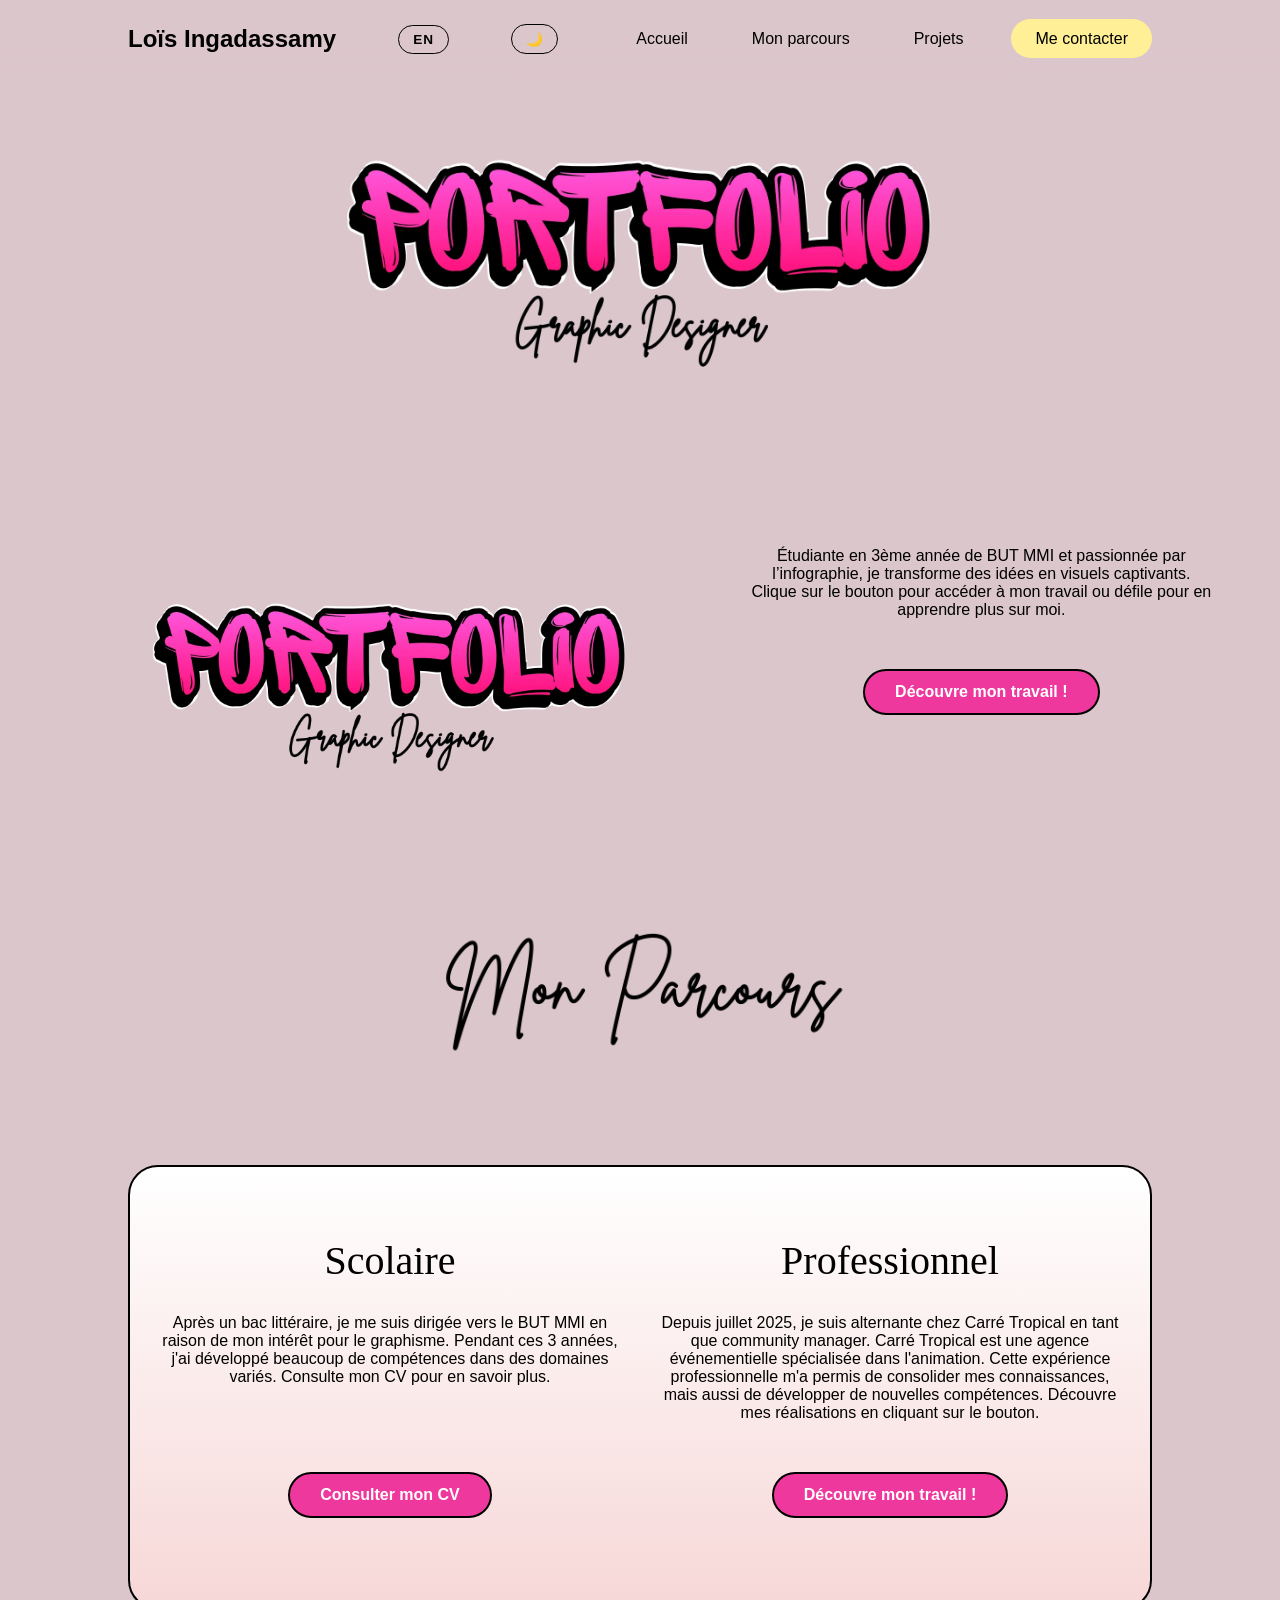
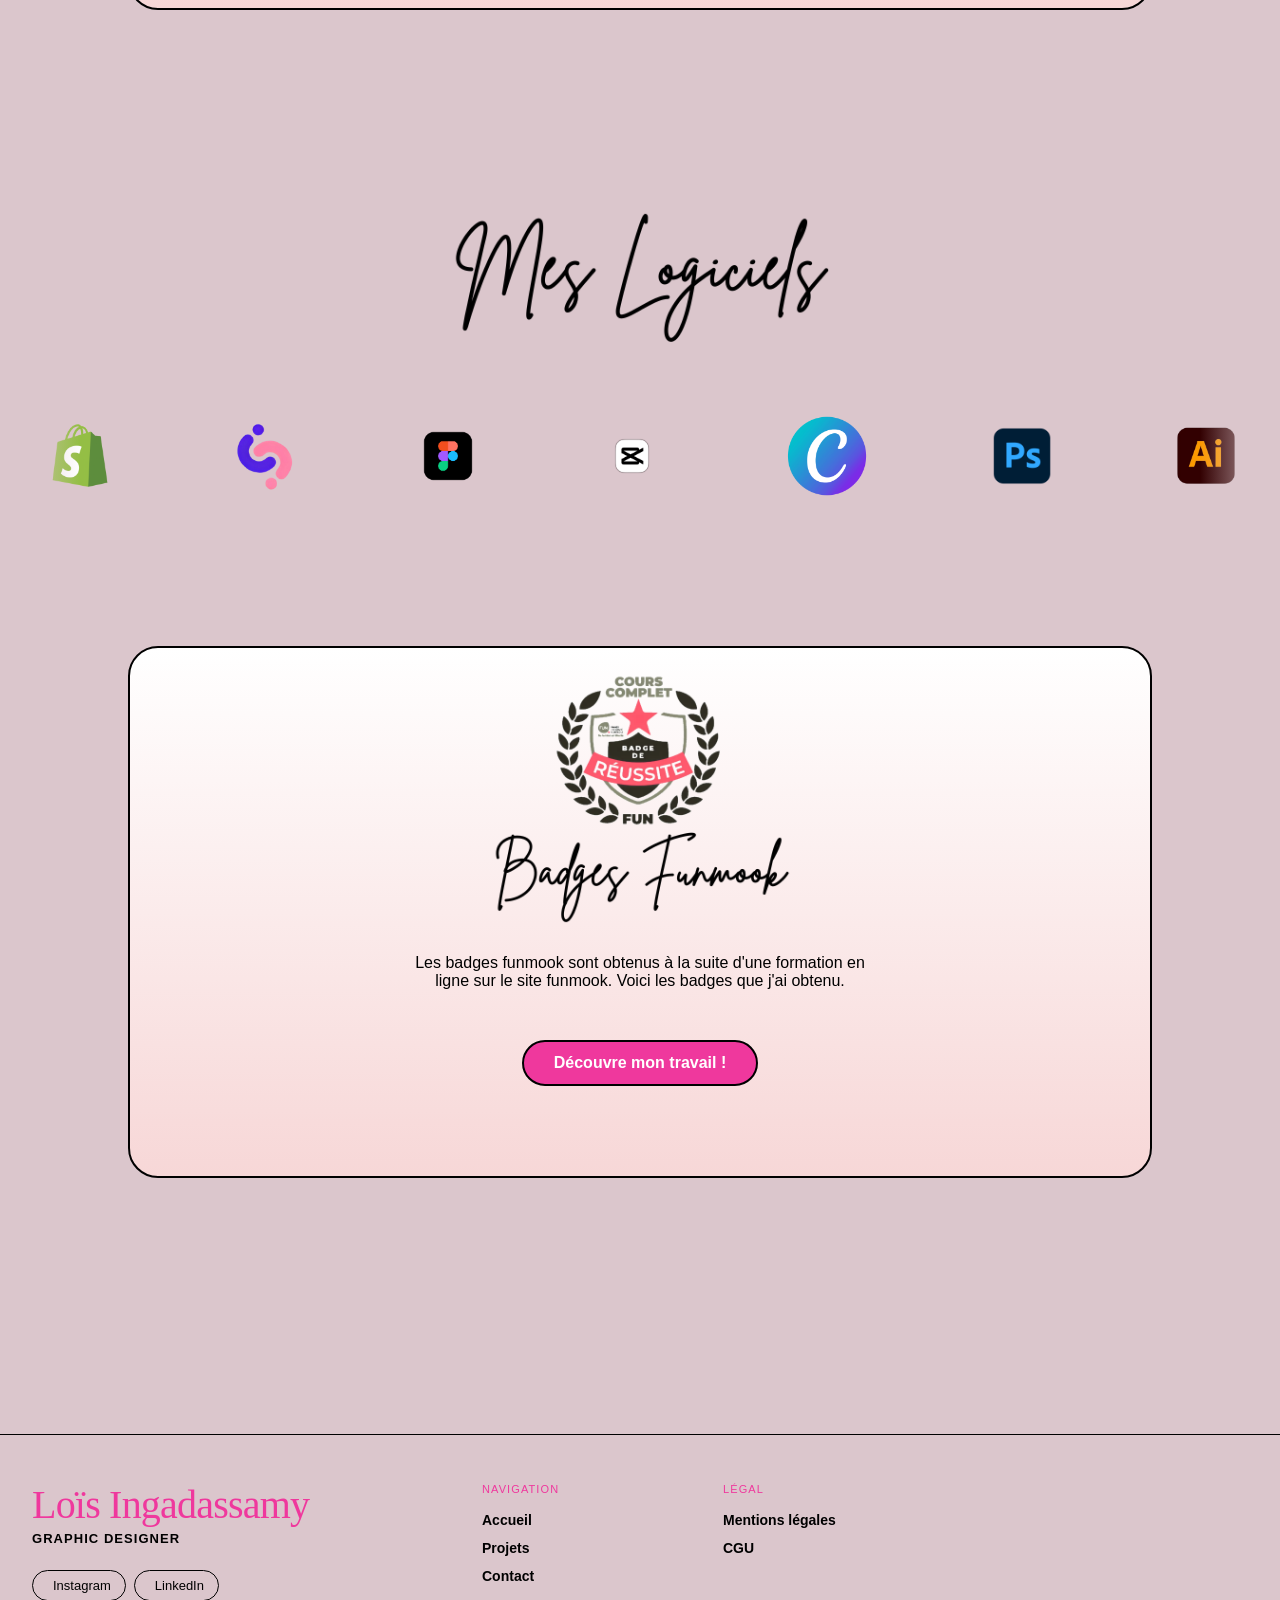
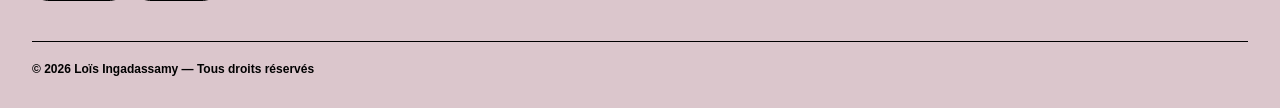
<file: index.html>
<!DOCTYPE html>
<html lang="fr">
  <head>
    <meta charset="UTF-8" />
    <meta name="viewport" content="width=device-width, initial-scale=1.0" />
    <meta
      name="description"
      content="Ce site est un portfolio destiné à présenter mon travail et mes compétences."
    />
    <title>Loïs Ingadassamy</title>
    <link
      rel="icon"
      type="image/png"
      href="images/Logo_refont.png?v=2"
    />
    <link rel="stylesheet" href="CSS/Style1.css" />
 </head>

<body>


   <nav>
        <div class="nav-container">
            <div class="titre">Loïs Ingadassamy</div>
            
            <div class="hamburger" id="hamburger">
                <span></span>
                <span></span>
                <span></span>
            </div>

            <button class="lang-toggle" aria-label="Switch to English" data-lang="en">EN</button>

            <button id="theme-toggle" aria-label="Changer de thème">
  <span class="icon-sun">🔆</span>
  <span class="icon-moon">🌙</span>
</button>

            <ul class="nav-links" id="navLinks">
                <li><a href="#presentation" data-fr="Accueil" data-en="Home">Accueil</a></li>
                <li><a href="#mon_parcours" data-fr="Mon parcours" data-en="My journey">Mon parcours</a></li>
                <li><a href="Projets.html" data-fr="Projets" data-en="Projects">Projets</a></li>
                <li><a href="contact.html" class="btn-contact" data-fr="Me contacter" data-en="Contact me">Me contacter</a></li>
            </ul>
        </div>
    </nav>

<div class="photo">

<div class="img">
 
     <img class="theme-img"
  data-light-src="WEBP/portfolio-light.webp"
  data-dark-src="WEBP/portfolio-dark.webp" alt="portfolio graphic designer">

</div>

</div>


<div class="texte">

   <div class="photo-2">
 
     <img class="theme-img"
  data-light-src="WEBP/portfolio-light.webp"
  data-dark-src="WEBP/portfolio-dark.webp" alt="portfolio graphic designer">

</div>
  


  <div class="container">

   
  <p data-fr="Étudiante en 3ème année de BUT MMI et passionnée par l’infographie, je transforme des idées en
                    visuels captivants.
                    Clique sur le bouton pour accéder à mon travail ou 
                    défile pour en apprendre plus sur moi." data-en="Third-year student in a Multimedia and Internet Professions degree and passionate about graphic design, I turn ideas into captivating visuals. Click the button below to check out my work or scroll down to learn more about me.">Étudiante en 3ème année de BUT MMI et passionnée par l’infographie, je transforme des idées en
                    visuels captivants.
                    Clique sur le bouton pour accéder à mon travail ou 
                    défile pour en apprendre plus sur moi.
                    <br>
  </p>

  <div class="conteneur-boutons">

<div class="boutonA">
<a href="Projets.html" class="button button0" data-fr="Découvre mon travail !" data-en="check out my work !">Découvre mon travail !</a>
</div>



</div>
  
  </div>
</div>


<section id="mon_parcours">

 <div class="photo-3">
 
     <img class="theme-img"
  data-light-src="WEBP/Mon parcours-light.webp"
  data-dark-src="WEBP/Mon parcours-dark.webp" alt="Mon parcours">

</div>


<div class="texte-2">

   <div class="container">

    <h3>Scolaire</h3>
 
    <p>Après un bac littéraire, je me suis dirigée vers le BUT MMI en raison 
      de mon intérêt pour le graphisme. Pendant ces 3 années, 
      j'ai développé beaucoup de compétences dans des domaines variés. 
      Consulte mon CV pour en savoir plus.
                    <br>
                    <br>
                    <br>
  </p>

   <div class="conteneur-boutons">

<div class="boutonA">
<a href="images/CV Loïs Ingadassamy.pdf" class="button button0">Consulter mon CV</a>
</div>



</div>

</div>
  


  <div class="container">

  <h3>Professionnel</h3>
   
  <p>Depuis juillet 2025, je suis alternante chez Carré Tropical en tant que community manager.
     Carré Tropical est une agence événementielle spécialisée dans l'animation.
      Cette expérience professionnelle m'a permis de consolider mes connaissances,
      mais aussi de développer de nouvelles compétences.
     Découvre mes réalisations en cliquant sur le bouton.
                    <br>
  </p>

  <div class="conteneur-boutons">

<div class="boutonA">
<a href="Projets.html" class="button button0">Découvre mon travail !</a>
</div>



</div>
  
  </div>
</div>



<div class="photo-3">
 
     <img class="theme-img"
  data-light-src="WEBP/Mes logiciels-light.webp"
  data-dark-src="WEBP/Mes logiciels-dark.webp" alt="Mes logiciels">

</div>

<div class="slider-wrapper">
  <div class="slider-track">
    <!-- Vos logos (première copie) -->
    <div class="logo-item"><img src="WEBP/Logo shopify.webp" alt="Shopify"></div>
    <div class="logo-item"><img src="WEBP/Logo sofy.webp" alt="Sofy"></div>
    <div class="logo-item"><img src="WEBP/Logo figma.webp" alt="Figma"></div>
    <div class="logo-item"><img src="WEBP/Logo capcut.webp" alt="CapCut"></div>
    <div class="logo-item"><img src="WEBP/Logo-Canva.webp" alt="Canva"></div>
    <div class="logo-item"><img src="WEBP/Logo-photoshop.webp" alt="Photoshop"></div>
    <div class="logo-item"><img src="WEBP/Logo illustrator.webp" alt="Illustrator"></div>
    <div class="logo-item"><img src="WEBP/Logo-ibis-paint-x.webp" alt="Ibis Paint X"></div>
    <div class="logo-item"><img src="WEBP/Logo-davinci.webp" alt="Davinci resolve"></div>
    <div class="logo-item"><img src="WEBP/Logo-claude.webp" alt="Claude ai"></div>
    <div class="logo-item"><img src="WEBP/Logo-leonardo-ai.webp" alt="Leonardo ai"></div>
    <div class="logo-item"><img src="WEBP/Logo-meta.webp" alt="Meta business manager"></div>
    <div class="logo-item"><img src="WEBP/Logo-vscode.webp" alt="VScode"></div>
    <!-- ... -->

    <!-- Duplication exacte pour la boucle infinie -->
    <div class="logo-item"><img src="WEBP/Logo shopify.webp" alt="Shopify"></div>
    <div class="logo-item"><img src="WEBP/Logo sofy.webp" alt="Sofy"></div>
    <div class="logo-item"><img src="WEBP/Logo figma.webp" alt="Figma"></div>
    <div class="logo-item"><img src="WEBP/Logo capcut.webp" alt="CapCut"></div>
    <div class="logo-item"><img src="WEBP/Logo-Canva.webp" alt="Canva"></div>
    <div class="logo-item"><img src="WEBP/Logo-photoshop.webp" alt="Photoshop"></div>
    <div class="logo-item"><img src="WEBP/Logo illustrator.webp" alt="Illustrator"></div>
    <div class="logo-item"><img src="WEBP/Logo-ibis-paint-x.webp" alt="Ibis Paint X"></div>
    <div class="logo-item"><img src="WEBP/Logo-davinci.webp" alt="Davinci resolve"></div>
    <div class="logo-item"><img src="WEBP/Logo-claude.webp" alt="Claude ai"></div>
    <div class="logo-item"><img src="WEBP/Logo-leonardo-ai.webp" alt="Leonardo ai"></div>
    <div class="logo-item"><img src="WEBP/Logo-meta.webp" alt="Meta business manager"></div>
    <div class="logo-item"><img src="WEBP/Logo-vscode.webp" alt="VScode"></div>
    <!-- ... -->
  </div>
</div>

<div class="texte-3">

   <div class="container">
    <div class="photo-3">
 
     <img class="theme-img"
  data-light-src="WEBP/titre Funmook-light.webp"
  data-dark-src="WEBP/titre funmook-dark.webp" alt="portfolio graphic designer" width="auto" height= "400">

</div>

    <p>Les badges funmook sont obtenus à la suite d'une formation en ligne sur le site funmook.
      Voici les badges que j'ai obtenu.
                    <br>
  </p>
 
   
   <div class="conteneur-boutons">

<div class="boutonA">
<a href="Comprendre.html" class="button button0">Découvre mon travail !</a>
</div>



</div>

</div>
  
</div>


</section>


 <footer class="footer" role="contentinfo">
  <div class="footer-grid">
    <div>
      <p class="footer-name">Loïs Ingadassamy</p>
      <p class="footer-role">Graphic Designer</p>
      <div class="footer-socials">
        <a href="#" class="social-btn" aria-label="Instagram">
          <i class="ti ti-brand-instagram" aria-hidden="true"></i>
          Instagram
        </a>
        <a href="#" class="social-btn" aria-label="LinkedIn">
          <i class="ti ti-brand-linkedin" aria-hidden="true"></i>
          LinkedIn
        </a>
      </div>
    </div>

    <div>
      <p class="footer-col-title">Navigation</p>
      <ul class="footer-links">
        <li><a href="index.html">Accueil</a></li>
        <li><a href="Projets.html">Projets</a></li>
        <li><a href="contact.html">Contact</a></li>
      </ul>
    </div>

    <div>
      <p class="footer-col-title">Légal</p>
      <ul class="footer-links">
        <li><a href="mentions-legales.html">Mentions légales</a></li>
        <li><a href="cgu.html">CGU</a></li>
      </ul>
    </div>
  </div>

  <div class="footer-bottom">
    © 2026 Loïs Ingadassamy — Tous droits réservés
  </div>
</footer>


<script src="JS/Script 1.js"></script>

</body>
</html>
</file>
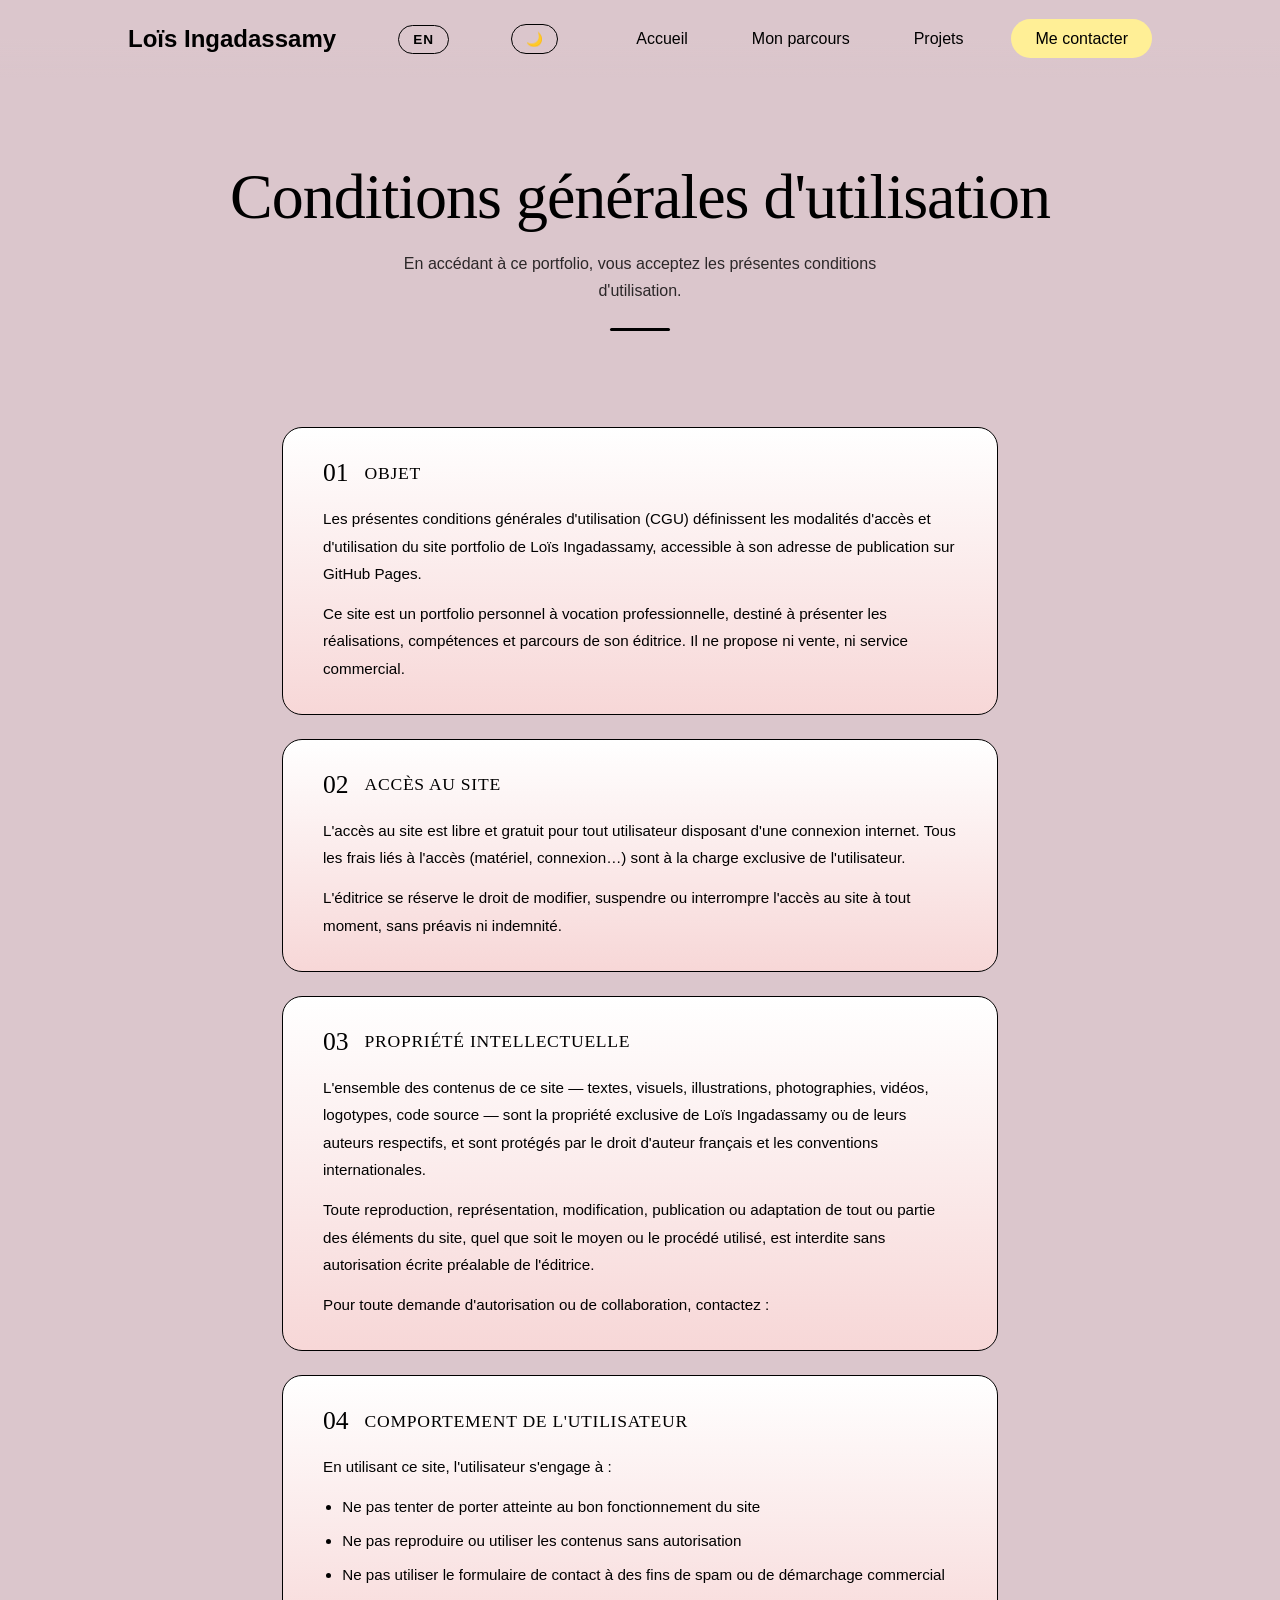
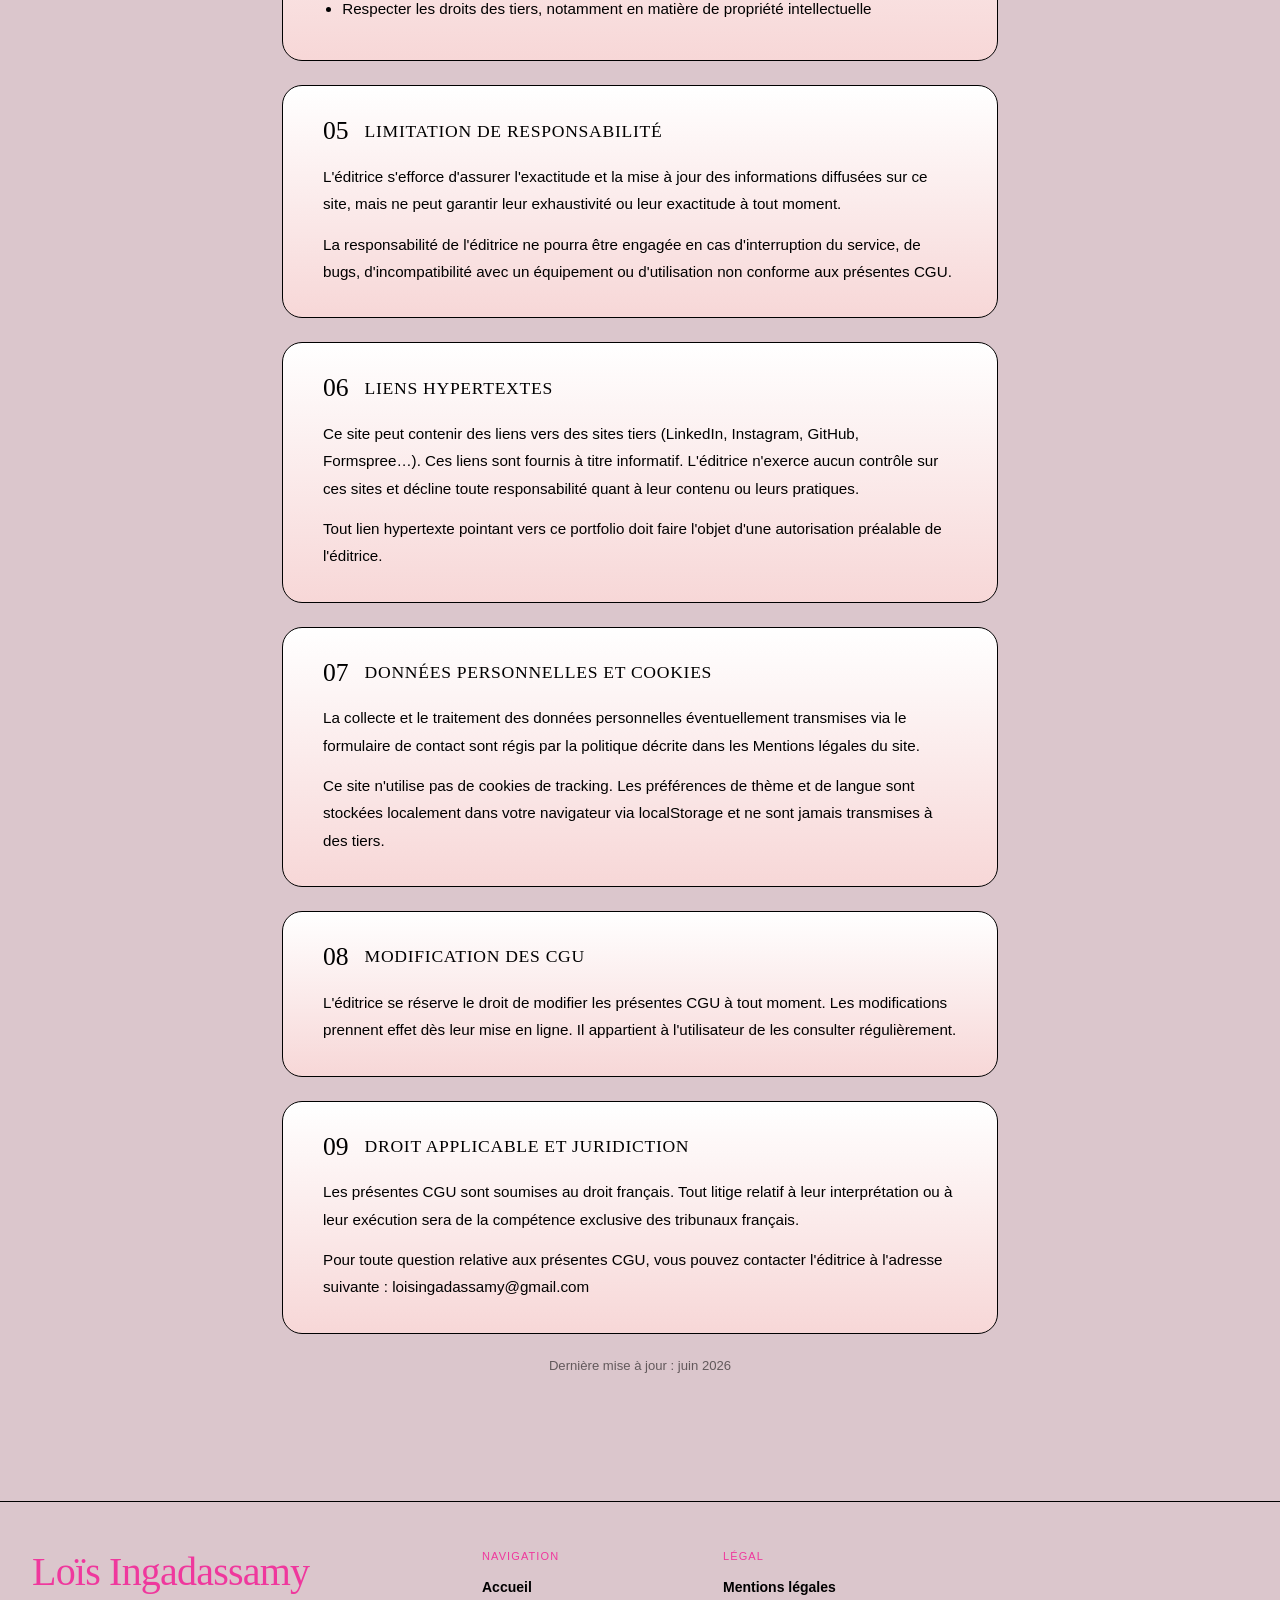
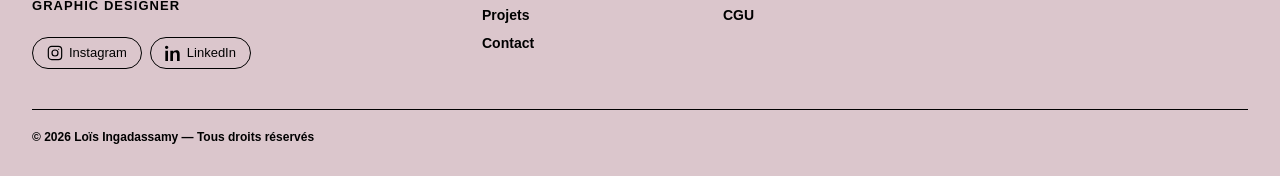
<file: cgu.html>
<!DOCTYPE html>
<html lang="fr">
<head>
  <meta charset="UTF-8" />
  <meta name="viewport" content="width=device-width, initial-scale=1.0" />
  <meta name="description" content="Conditions générales d'utilisation du portfolio de Loïs Ingadassamy." />
  <title>CGU — Loïs Ingadassamy</title>
  <link rel="icon" type="image/png" href="images/Logo_refont.png?v=2" />
  <link rel="stylesheet" href="CSS/Style1.css" />
  <link rel="stylesheet" href="CSS/MLstyle.css" />
  <link href="https://fonts.googleapis.com/css2?family=Playfair+Display:wght@700;900&family=Work+Sans:wght@300;400;500&display=swap" rel="stylesheet">
</head>

<body>

  <!-- Navigation -->
  <nav>
    <div class="nav-container">
      <div class="titre">Loïs Ingadassamy</div>

      <div class="hamburger" id="hamburger">
        <span></span>
        <span></span>
        <span></span>
      </div>

      <button class="lang-toggle" aria-label="Switch to English" data-lang="en">EN</button>

      <button id="theme-toggle" aria-label="Changer de thème">
        <span class="icon-sun">🔆</span>
        <span class="icon-moon">🌙</span>
      </button>

      <ul class="nav-links" id="navLinks">
        <li><a href="index.html"              data-fr="Accueil"      data-en="Home">Accueil</a></li>
        <li><a href="index.html#mon_parcours" data-fr="Mon parcours" data-en="My journey">Mon parcours</a></li>
        <li><a href="Projets.html"            data-fr="Projets"      data-en="Projects">Projets</a></li>
        <li><a href="contact.html" class="btn-contact" data-fr="Me contacter" data-en="Contact me">Me contacter</a></li>
      </ul>
    </div>
  </nav>

  <!-- En-tête -->
  <header class="ml-hero">
    <h1 data-fr="Conditions générales d'utilisation" data-en="Terms of use">Conditions générales d'utilisation</h1>
    <p data-fr="En accédant à ce portfolio, vous acceptez les présentes conditions d'utilisation."
       data-en="By accessing this portfolio, you agree to these terms of use.">
      En accédant à ce portfolio, vous acceptez les présentes conditions d'utilisation.
    </p>
    <hr class="ml-divider" />
  </header>

  <!-- Contenu -->
  <main class="ml-content">

    <div class="ml-section">
      <div class="ml-section-header">
        <span class="ml-num">01</span>
        <h2 data-fr="Objet" data-en="Purpose">Objet</h2>
      </div>
      <p data-fr="Les présentes conditions générales d'utilisation (CGU) définissent les modalités d'accès et d'utilisation du site portfolio de Loïs Ingadassamy, accessible à son adresse de publication sur GitHub Pages."
         data-en="These general terms of use (GTU) define the terms and conditions of access to and use of the portfolio website of Loïs Ingadassamy, accessible at its GitHub Pages publication address.">
        Les présentes conditions générales d'utilisation (CGU) définissent les modalités d'accès et d'utilisation du site portfolio de <span class="ml-highlight">Loïs Ingadassamy</span>, accessible à son adresse de publication sur GitHub Pages.
      </p>
      <p style="margin-top:0.8rem"
         data-fr="Ce site est un portfolio personnel à vocation professionnelle, destiné à présenter les réalisations, compétences et parcours de son éditrice. Il ne propose ni vente, ni service commercial."
         data-en="This site is a personal professional portfolio designed to present the work, skills and background of its publisher. It offers neither sales nor commercial services.">
        Ce site est un portfolio personnel à vocation professionnelle, destiné à présenter les réalisations, compétences et parcours de son éditrice. Il ne propose ni vente, ni service commercial.
      </p>
    </div>

    <div class="ml-section">
      <div class="ml-section-header">
        <span class="ml-num">02</span>
        <h2 data-fr="Accès au site" data-en="Access to the site">Accès au site</h2>
      </div>
      <p data-fr="L'accès au site est libre et gratuit pour tout utilisateur disposant d'une connexion internet. Tous les frais liés à l'accès (matériel, connexion…) sont à la charge exclusive de l'utilisateur."
         data-en="Access to the site is free and open to any user with an internet connection. All costs related to access (hardware, connection, etc.) are the sole responsibility of the user.">
        L'accès au site est libre et gratuit pour tout utilisateur disposant d'une connexion internet. Tous les frais liés à l'accès (matériel, connexion…) sont à la charge exclusive de l'utilisateur.
      </p>
      <p style="margin-top:0.8rem"
         data-fr="L'éditrice se réserve le droit de modifier, suspendre ou interrompre l'accès au site à tout moment, sans préavis ni indemnité."
         data-en="The publisher reserves the right to modify, suspend or discontinue access to the site at any time, without notice or compensation.">
        L'éditrice se réserve le droit de modifier, suspendre ou interrompre l'accès au site à tout moment, sans préavis ni indemnité.
      </p>
    </div>

    <div class="ml-section">
      <div class="ml-section-header">
        <span class="ml-num">03</span>
        <h2 data-fr="Propriété intellectuelle" data-en="Intellectual property">Propriété intellectuelle</h2>
      </div>
      <p data-fr="L'ensemble des contenus de ce site — textes, visuels, illustrations, photographies, vidéos, logotypes, code source — sont la propriété exclusive de Loïs Ingadassamy ou de leurs auteurs respectifs, et sont protégés par le droit d'auteur français et les conventions internationales."
         data-en="All content on this site — texts, visuals, illustrations, photographs, videos, logos, source code — is the exclusive property of Loïs Ingadassamy or their respective authors, and is protected by French copyright law and international conventions.">
        L'ensemble des contenus de ce site — textes, visuels, illustrations, photographies, vidéos, logotypes, code source — sont la propriété exclusive de <span class="ml-highlight">Loïs Ingadassamy</span> ou de leurs auteurs respectifs, et sont protégés par le droit d'auteur français et les conventions internationales.
      </p>
      <p style="margin-top:0.8rem"
         data-fr="Toute reproduction, représentation, modification, publication ou adaptation de tout ou partie des éléments du site, quel que soit le moyen ou le procédé utilisé, est interdite sans autorisation écrite préalable de l'éditrice."
         data-en="Any reproduction, representation, modification, publication or adaptation of all or part of the elements of the site, by any means or process whatsoever, is prohibited without the prior written authorisation of the publisher.">
        Toute reproduction, représentation, modification, publication ou adaptation de tout ou partie des éléments du site, quel que soit le moyen ou le procédé utilisé, est interdite sans autorisation écrite préalable de l'éditrice.
      </p>
      <p style="margin-top:0.8rem"
         data-fr="Pour toute demande d'autorisation ou de collaboration, contactez :"
         data-en="For any authorisation request or collaboration enquiry, contact:">
        Pour toute demande d'autorisation ou de collaboration, contactez : loisingadassamy@gmail.com
      </p>
    </div>

    <div class="ml-section">
      <div class="ml-section-header">
        <span class="ml-num">04</span>
        <h2 data-fr="Comportement de l'utilisateur" data-en="User conduct">Comportement de l'utilisateur</h2>
      </div>
      <p data-fr="En utilisant ce site, l'utilisateur s'engage à :" data-en="By using this site, the user agrees to:">
        En utilisant ce site, l'utilisateur s'engage à :
      </p>
      <ul>
        <li data-fr="Ne pas tenter de porter atteinte au bon fonctionnement du site"
            data-en="Not attempt to interfere with the proper functioning of the site">
          Ne pas tenter de porter atteinte au bon fonctionnement du site
        </li>
        <li data-fr="Ne pas reproduire ou utiliser les contenus sans autorisation"
            data-en="Not reproduce or use content without authorisation">
          Ne pas reproduire ou utiliser les contenus sans autorisation
        </li>
        <li data-fr="Ne pas utiliser le formulaire de contact à des fins de spam ou de démarchage commercial"
            data-en="Not use the contact form for spam or commercial solicitation purposes">
          Ne pas utiliser le formulaire de contact à des fins de spam ou de démarchage commercial
        </li>
        <li data-fr="Respecter les droits des tiers, notamment en matière de propriété intellectuelle"
            data-en="Respect the rights of third parties, particularly regarding intellectual property">
          Respecter les droits des tiers, notamment en matière de propriété intellectuelle
        </li>
      </ul>
    </div>

    <div class="ml-section">
      <div class="ml-section-header">
        <span class="ml-num">05</span>
        <h2 data-fr="Limitation de responsabilité" data-en="Limitation of liability">Limitation de responsabilité</h2>
      </div>
      <p data-fr="L'éditrice s'efforce d'assurer l'exactitude et la mise à jour des informations diffusées sur ce site, mais ne peut garantir leur exhaustivité ou leur exactitude à tout moment."
         data-en="The publisher strives to ensure the accuracy and currency of the information published on this site, but cannot guarantee its completeness or accuracy at all times.">
        L'éditrice s'efforce d'assurer l'exactitude et la mise à jour des informations diffusées sur ce site, mais ne peut garantir leur exhaustivité ou leur exactitude à tout moment.
      </p>
      <p style="margin-top:0.8rem"
         data-fr="La responsabilité de l'éditrice ne pourra être engagée en cas d'interruption du service, de bugs, d'incompatibilité avec un équipement ou d'utilisation non conforme aux présentes CGU."
         data-en="The publisher cannot be held liable in the event of service interruption, bugs, incompatibility with equipment or use that does not comply with these GTU.">
        La responsabilité de l'éditrice ne pourra être engagée en cas d'interruption du service, de bugs, d'incompatibilité avec un équipement ou d'utilisation non conforme aux présentes CGU.
      </p>
    </div>

    <div class="ml-section">
      <div class="ml-section-header">
        <span class="ml-num">06</span>
        <h2 data-fr="Liens hypertextes" data-en="Hyperlinks">Liens hypertextes</h2>
      </div>
      <p data-fr="Ce site peut contenir des liens vers des sites tiers (LinkedIn, Instagram, GitHub, Formspree…). Ces liens sont fournis à titre informatif. L'éditrice n'exerce aucun contrôle sur ces sites et décline toute responsabilité quant à leur contenu ou leurs pratiques."
         data-en="This site may contain links to third-party sites (LinkedIn, Instagram, GitHub, Formspree, etc.). These links are provided for information purposes only. The publisher has no control over these sites and accepts no responsibility for their content or practices.">
        Ce site peut contenir des liens vers des sites tiers (LinkedIn, Instagram, GitHub, Formspree…). Ces liens sont fournis à titre informatif. L'éditrice n'exerce aucun contrôle sur ces sites et décline toute responsabilité quant à leur contenu ou leurs pratiques.
      </p>
      <p style="margin-top:0.8rem"
         data-fr="Tout lien hypertexte pointant vers ce portfolio doit faire l'objet d'une autorisation préalable de l'éditrice."
         data-en="Any hyperlink pointing to this portfolio must have prior authorisation from the publisher.">
        Tout lien hypertexte pointant vers ce portfolio doit faire l'objet d'une autorisation préalable de l'éditrice.
      </p>
    </div>

    <div class="ml-section">
      <div class="ml-section-header">
        <span class="ml-num">07</span>
        <h2 data-fr="Données personnelles et cookies" data-en="Personal data and cookies">Données personnelles et cookies</h2>
      </div>
      <p data-fr="La collecte et le traitement des données personnelles éventuellement transmises via le formulaire de contact sont régis par la politique décrite dans les Mentions légales du site."
         data-en="The collection and processing of any personal data transmitted via the contact form is governed by the policy described in the site's Legal Notice.">
        La collecte et le traitement des données personnelles éventuellement transmises via le formulaire de contact sont régis par la politique décrite dans les <a href="mentions-legales.html" data-fr="Mentions légales" data-en="Legal Notice">Mentions légales</a> du site.
      </p>
      <p style="margin-top:0.8rem"
         data-fr="Ce site n'utilise pas de cookies de tracking. Les préférences de thème et de langue sont stockées localement dans votre navigateur via localStorage et ne sont jamais transmises à des tiers."
         data-en="This site does not use tracking cookies. Theme and language preferences are stored locally in your browser via localStorage and are never transmitted to third parties.">
        Ce site n'utilise pas de cookies de tracking. Les préférences de thème et de langue sont stockées localement dans votre navigateur via localStorage et ne sont jamais transmises à des tiers.
      </p>
    </div>

    <div class="ml-section">
      <div class="ml-section-header">
        <span class="ml-num">08</span>
        <h2 data-fr="Modification des CGU" data-en="Amendment of the GTU">Modification des CGU</h2>
      </div>
      <p data-fr="L'éditrice se réserve le droit de modifier les présentes CGU à tout moment. Les modifications prennent effet dès leur mise en ligne. Il appartient à l'utilisateur de les consulter régulièrement."
         data-en="The publisher reserves the right to amend these GTU at any time. Amendments take effect as soon as they are published online. It is the user's responsibility to consult them regularly.">
        L'éditrice se réserve le droit de modifier les présentes CGU à tout moment. Les modifications prennent effet dès leur mise en ligne. Il appartient à l'utilisateur de les consulter régulièrement.
      </p>
    </div>

    <div class="ml-section">
      <div class="ml-section-header">
        <span class="ml-num">09</span>
        <h2 data-fr="Droit applicable et juridiction" data-en="Applicable law and jurisdiction">Droit applicable et juridiction</h2>
      </div>
      <p data-fr="Les présentes CGU sont soumises au droit français. Tout litige relatif à leur interprétation ou à leur exécution sera de la compétence exclusive des tribunaux français."
         data-en="These GTU are governed by French law. Any dispute relating to their interpretation or performance shall fall under the exclusive jurisdiction of the French courts.">
        Les présentes CGU sont soumises au droit français. Tout litige relatif à leur interprétation ou à leur exécution sera de la compétence exclusive des tribunaux français.
      </p>
      <p style="margin-top:0.8rem"
         data-fr="Pour toute question relative aux présentes CGU, vous pouvez contacter l'éditrice à l'adresse suivante : loisingadassamy@gmail.com"
         data-en="For any questions relating to these GTU, you may contact the publisher at the following address: loisingadassamy@gmail.com">
        Pour toute question relative aux présentes CGU, vous pouvez contacter l'éditrice à l'adresse suivante : loisingadassamy@gmail.com
      </p>
    </div>

    <p class="ml-updated">Dernière mise à jour : juin 2026</p>

  </main>

  <!-- Footer -->
  <footer class="footer" role="contentinfo">
    <div class="footer-grid">
      <div>
        <p class="footer-name">Loïs Ingadassamy</p>
        <p class="footer-role">Graphic Designer</p>
        <div class="footer-socials">
          <a href="https://www.instagram.com/lois_mmi" class="social-btn" target="_blank" rel="noopener noreferrer" aria-label="Instagram">
            <svg viewBox="0 0 24 24" fill="none" stroke="currentColor" stroke-width="1.8" stroke-linecap="round" stroke-linejoin="round" aria-hidden="true" width="16" height="16">
              <rect x="2" y="2" width="20" height="20" rx="5"/>
              <circle cx="12" cy="12" r="4.5"/>
              <circle cx="17.5" cy="6.5" r="0.8" fill="currentColor" stroke="none"/>
            </svg>
            Instagram
          </a>
          <a href="https://www.linkedin.com/in/lo%C3%AFs-ingadassamy-972270302/" class="social-btn" target="_blank" rel="noopener noreferrer" aria-label="LinkedIn">
            <svg viewBox="0 0 24 24" fill="currentColor" aria-hidden="true" width="16" height="16">
              <path d="M4.98 3.5C4.98 4.88 3.88 6 2.5 6S0 4.88 0 3.5 1.12 1 2.5 1 4.98 2.12 4.98 3.5zM.5 8.5h4V24h-4V8.5zM8.5 8.5h3.8v2.1h.05C12.9 9.1 14.7 8 17 8c4.2 0 5 2.8 5 6.4V24h-4v-8.6c0-2-.04-4.6-2.8-4.6-2.8 0-3.2 2.2-3.2 4.4V24h-4V8.5z"/>
            </svg>
            LinkedIn
          </a>
        </div>
      </div>

      <div>
        <p class="footer-col-title" data-fr="Navigation" data-en="Navigation">Navigation</p>
        <ul class="footer-links">
          <li><a href="index.html"   data-fr="Accueil" data-en="Home">Accueil</a></li>
          <li><a href="Projets.html" data-fr="Projets" data-en="Projects">Projets</a></li>
          <li><a href="contact.html" data-fr="Contact" data-en="Contact">Contact</a></li>
        </ul>
      </div>

      <div>
        <p class="footer-col-title" data-fr="Légal" data-en="Legal">Légal</p>
        <ul class="footer-links">
          <li><a href="mentions-legales.html" data-fr="Mentions légales" data-en="Legal notice">Mentions légales</a></li>
          <li><a href="cgu.html"              data-fr="CGU"              data-en="Terms of use">CGU</a></li>
        </ul>
      </div>
    </div>

    <div class="footer-bottom">
      © 2026 Loïs Ingadassamy — Tous droits réservés
    </div>
  </footer>

  <script src="JS/Script 1.js"></script>

  <script>
    const observer = new IntersectionObserver(
      (entries) => entries.forEach(e => { if (e.isIntersecting) e.target.classList.add('visible'); }),
      { threshold: 0.1, rootMargin: '0px 0px -40px 0px' }
    );
    document.querySelectorAll('.ml-section').forEach(el => observer.observe(el));
  </script>

</body>
</html>
</file>
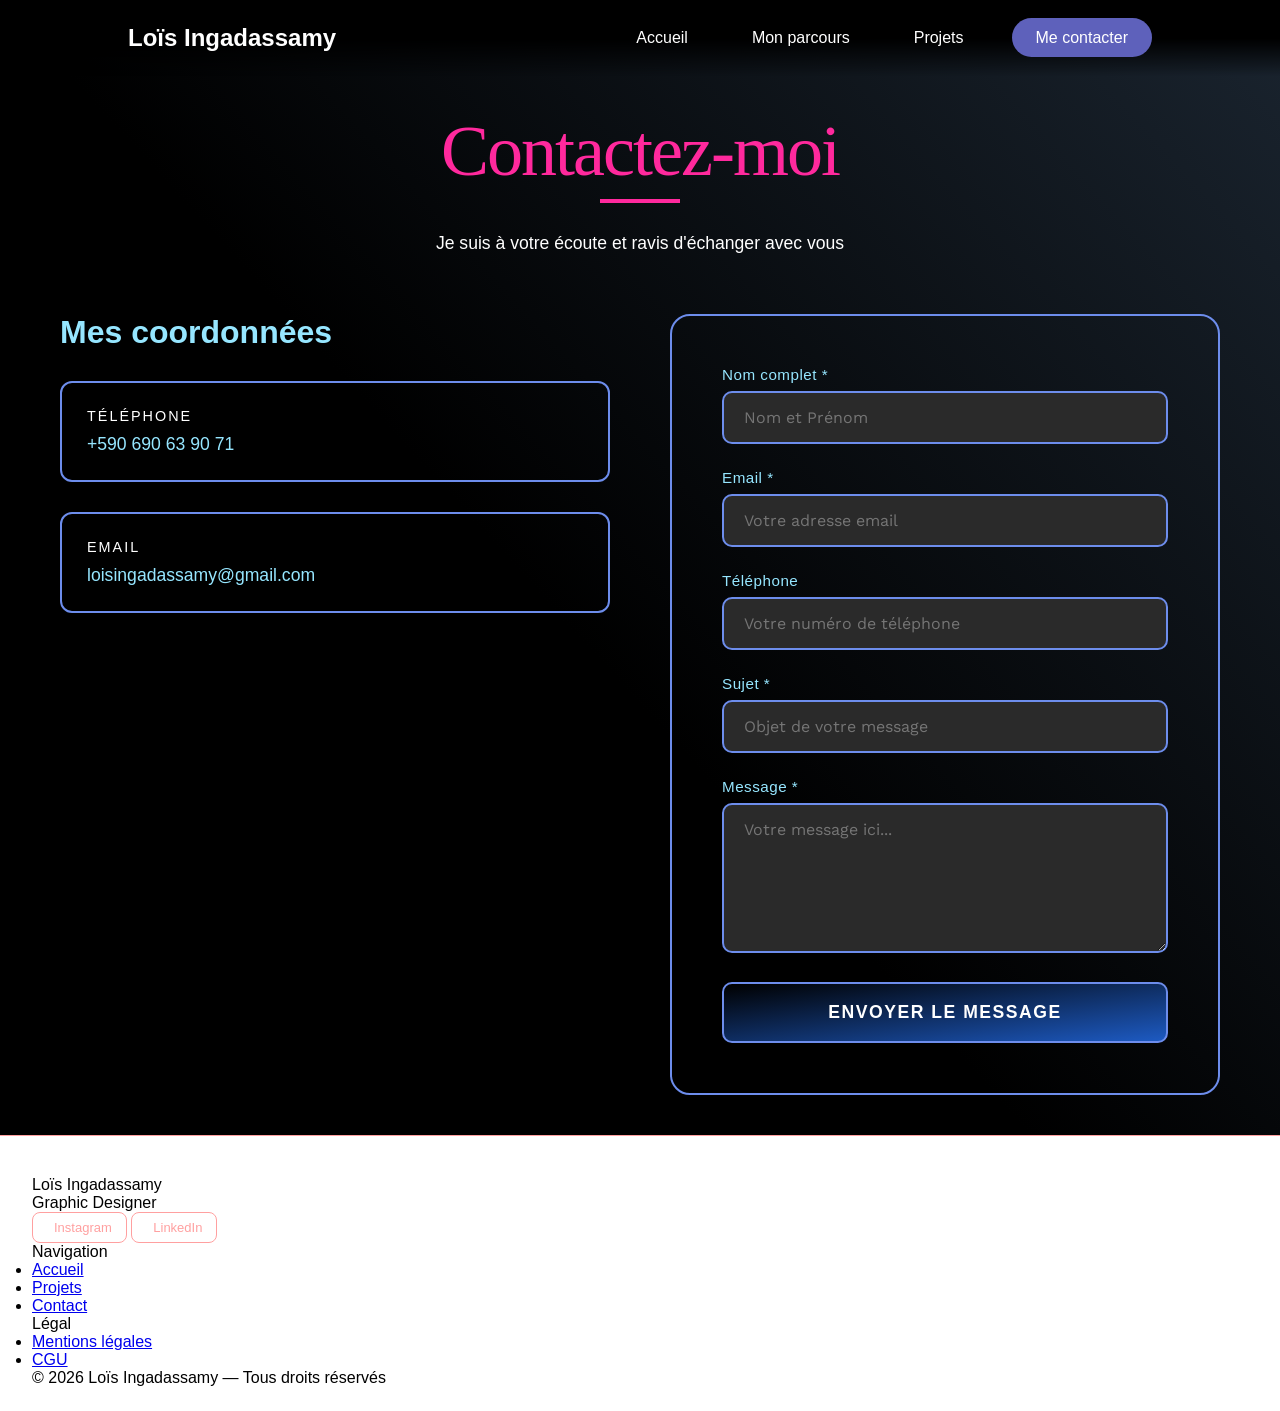
<file: contact.html>
<!DOCTYPE html>
<html lang="fr">
<head>
    <meta charset="UTF-8">
    <meta name="viewport" content="width=device-width, initial-scale=1.0">
    <title>Loïs Ingadassamy</title>
    <link
      rel="icon"
      type="image/png"
      href="images/Logo_refont.png?v=2"
    />
    <link rel="stylesheet" href="CSS/ContactStyle.css" />
    <link href="https://fonts.googleapis.com/css2?family=Playfair+Display:wght@700;900&family=Work+Sans:wght@300;400;500&display=swap" rel="stylesheet">
 
</head>
<body>

    <nav>
        <div class="nav-container">
            <div class="titre">Loïs Ingadassamy</div>
            
            <div class="hamburger" id="hamburger">
                <span></span>
                <span></span>
                <span></span>
            </div>

            <ul class="nav-links" id="navLinks">
                <li><a href="index.html">Accueil</a></li>
                <li><a href="index.html#mon_parcours">Mon parcours</a></li>
                <li><a href="Projets.html">Projets</a></li>
                <li><a href="contact.html" class="btn-contact">Me contacter</a></li>
            </ul>
        </div>
    </nav>

    <div class="container">
        <header>
            <h1>Contactez-moi</h1>
            <p class="subtitle">Je suis à votre écoute et ravis d'échanger avec vous</p>
        </header>

        <div class="contact-wrapper">
            <div class="contact-info">
                <h2>Mes coordonnées</h2>
                
               
                <div class="info-item">
                    <h3>Téléphone</h3>
                    <p><a href="tel:+590690639071">+590 690 63 90 71</a></p>
                </div>

                <div class="info-item">
                    <h3>Email</h3>
                    <p><a href="mailto:loisingadassamy@gmail.com">loisingadassamy@gmail.com</a></p>
                </div>

               
            </div>

            <div class="contact-form">
                <form  action="https://formspree.io/f/xvzqneyr"
  method="POST"
                >
                  
                    <div class="form-group">
                        <label for="name">Nom complet *</label>
                        <input type="text" id="name" name="name" required placeholder="Nom et Prénom">
                    </div>

                    <div class="form-group">
                        <label for="email">Email *</label>
                        <input type="email" id="email" name="email" required placeholder="Votre adresse email">
                    </div>

                    <div class="form-group">
                        <label for="phone">Téléphone</label>
                        <input type="tel" id="phone" name="phone" placeholder="Votre numéro de téléphone">
                    </div>

                    <div class="form-group">
                        <label for="subject">Sujet *</label>
                        <input type="text" id="subject" name="subject" required placeholder="Objet de votre message">
                    </div>

                    <div class="form-group">
                        <label for="message">Message *</label>
                        <textarea id="message" name="message" required placeholder="Votre message ici..."></textarea>
                    </div>

                    <button type="submit">Envoyer le message</button>
                </form>
            </div>
        </div>
    </div>

 <footer class="footer" role="contentinfo">
  <div class="footer-grid">
    <div>
      <p class="footer-name">Loïs Ingadassamy</p>
      <p class="footer-role">Graphic Designer</p>
      <div class="footer-socials">
        <a href="#" class="social-btn" aria-label="Instagram">
          <i class="ti ti-brand-instagram" aria-hidden="true"></i>
          Instagram
        </a>
        <a href="#" class="social-btn" aria-label="LinkedIn">
          <i class="ti ti-brand-linkedin" aria-hidden="true"></i>
          LinkedIn
        </a>
      </div>
    </div>

    <div>
      <p class="footer-col-title">Navigation</p>
      <ul class="footer-links">
        <li><a href="index.html">Accueil</a></li>
        <li><a href="Projets.html">Projets</a></li>
        <li><a href="contact.html">Contact</a></li>
      </ul>
    </div>

    <div>
      <p class="footer-col-title">Légal</p>
      <ul class="footer-links">
        <li><a href="mentions-legales.html">Mentions légales</a></li>
        <li><a href="cgu.html">CGU</a></li>
      </ul>
    </div>
  </div>

  <div class="footer-bottom">
    © 2026 Loïs Ingadassamy — Tous droits réservés
  </div>
</footer>

  <script src="JS/Script 1.js"></script>

    <script>
        // Animation au scroll
        const observerOptions = {
            threshold: 0.1,
            rootMargin: '0px 0px -50px 0px'
        };

        const observer = new IntersectionObserver((entries) => {
            entries.forEach(entry => {
                if (entry.isIntersecting) {
                    entry.target.classList.add('visible');
                }
            });
        }, observerOptions);

        document.querySelectorAll('.fade-in').forEach(el => observer.observe(el));

        // Gestion du formulaire
        document.getElementById('contactForm').addEventListener('submit', function(e) {
            e.preventDefault();
            
            // Animation du bouton
            const button = this.querySelector('button');
            const originalText = button.textContent;
            button.textContent = 'Envoi en cours...';
            button.disabled = true;

            // Simulation d'envoi
            setTimeout(() => {
                button.textContent = '✓ Message envoyé !';
                button.style.background = '#28a745';
                
                setTimeout(() => {
                    this.reset();
                    button.textContent = originalText;
                    button.style.background = '';
                    button.disabled = false;
                }, 2000);
            }, 1500);
        });
    </script>
</body>

</html>
</file>
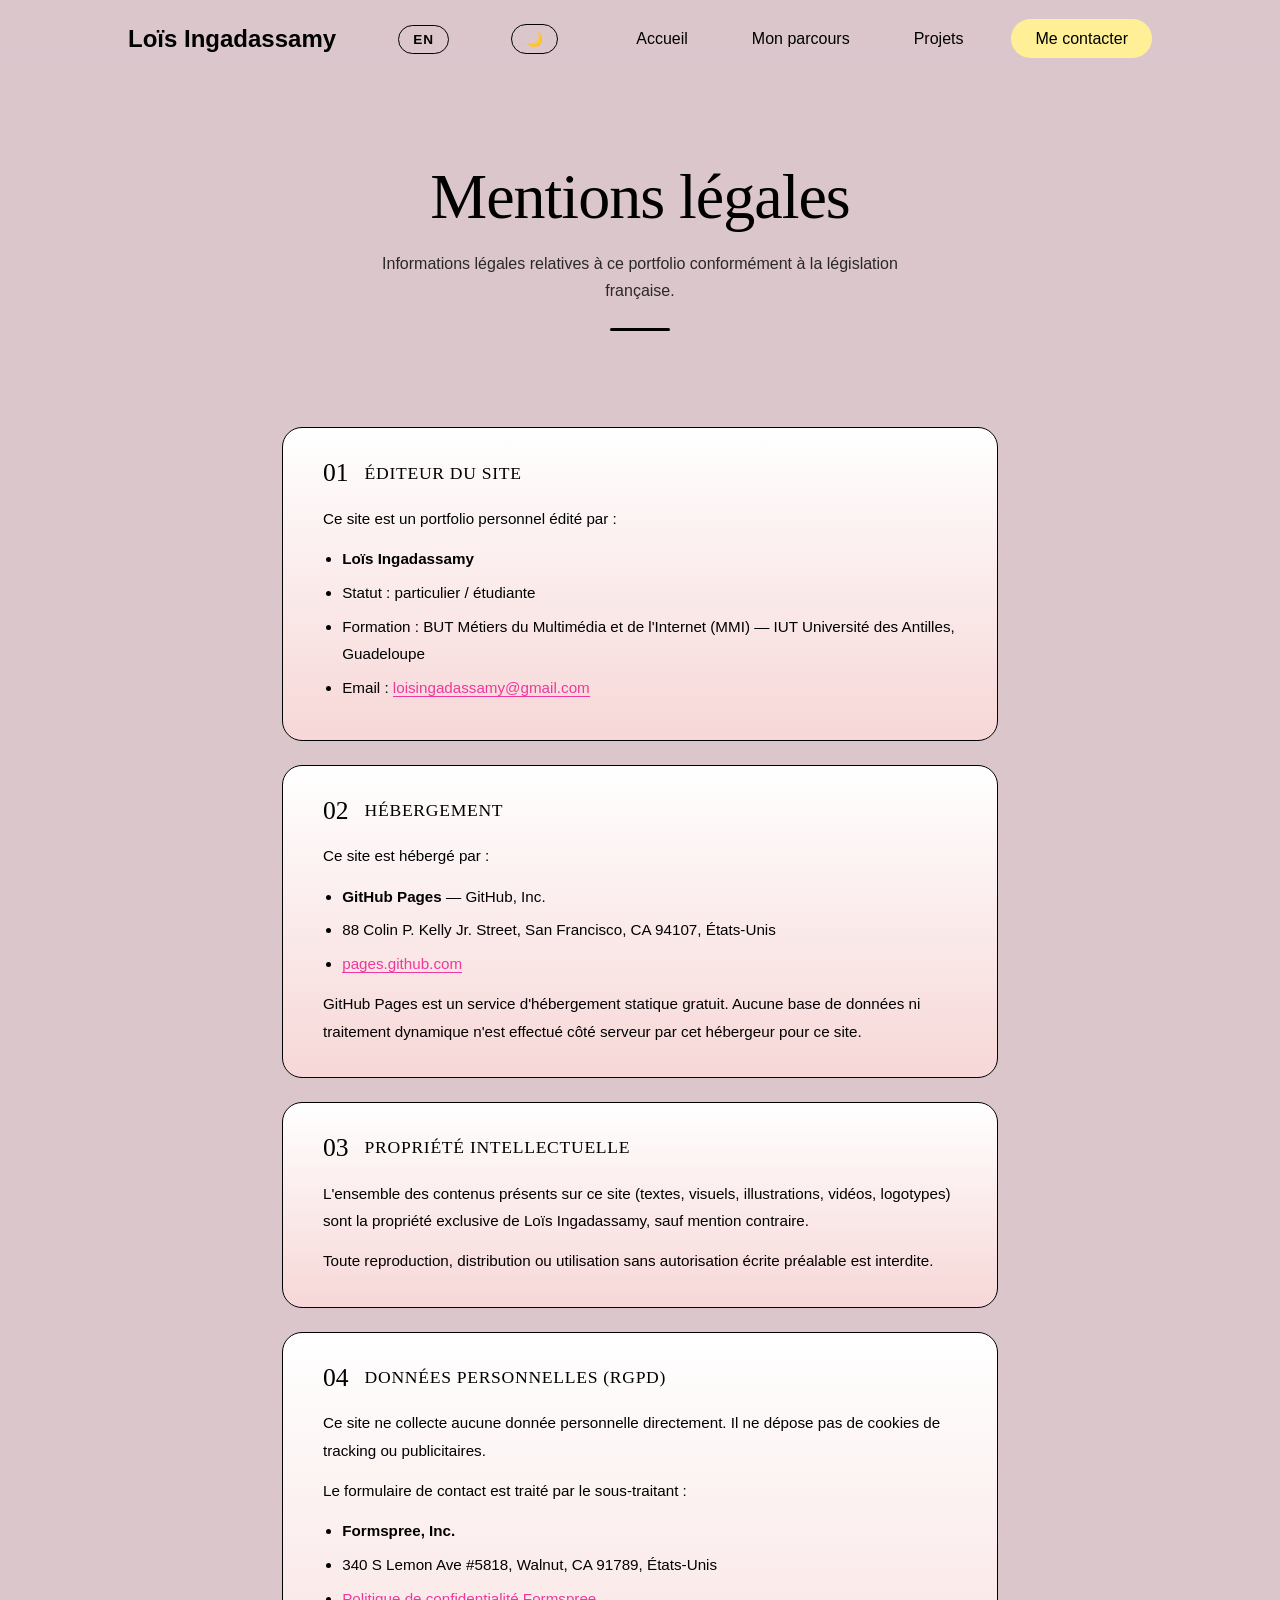
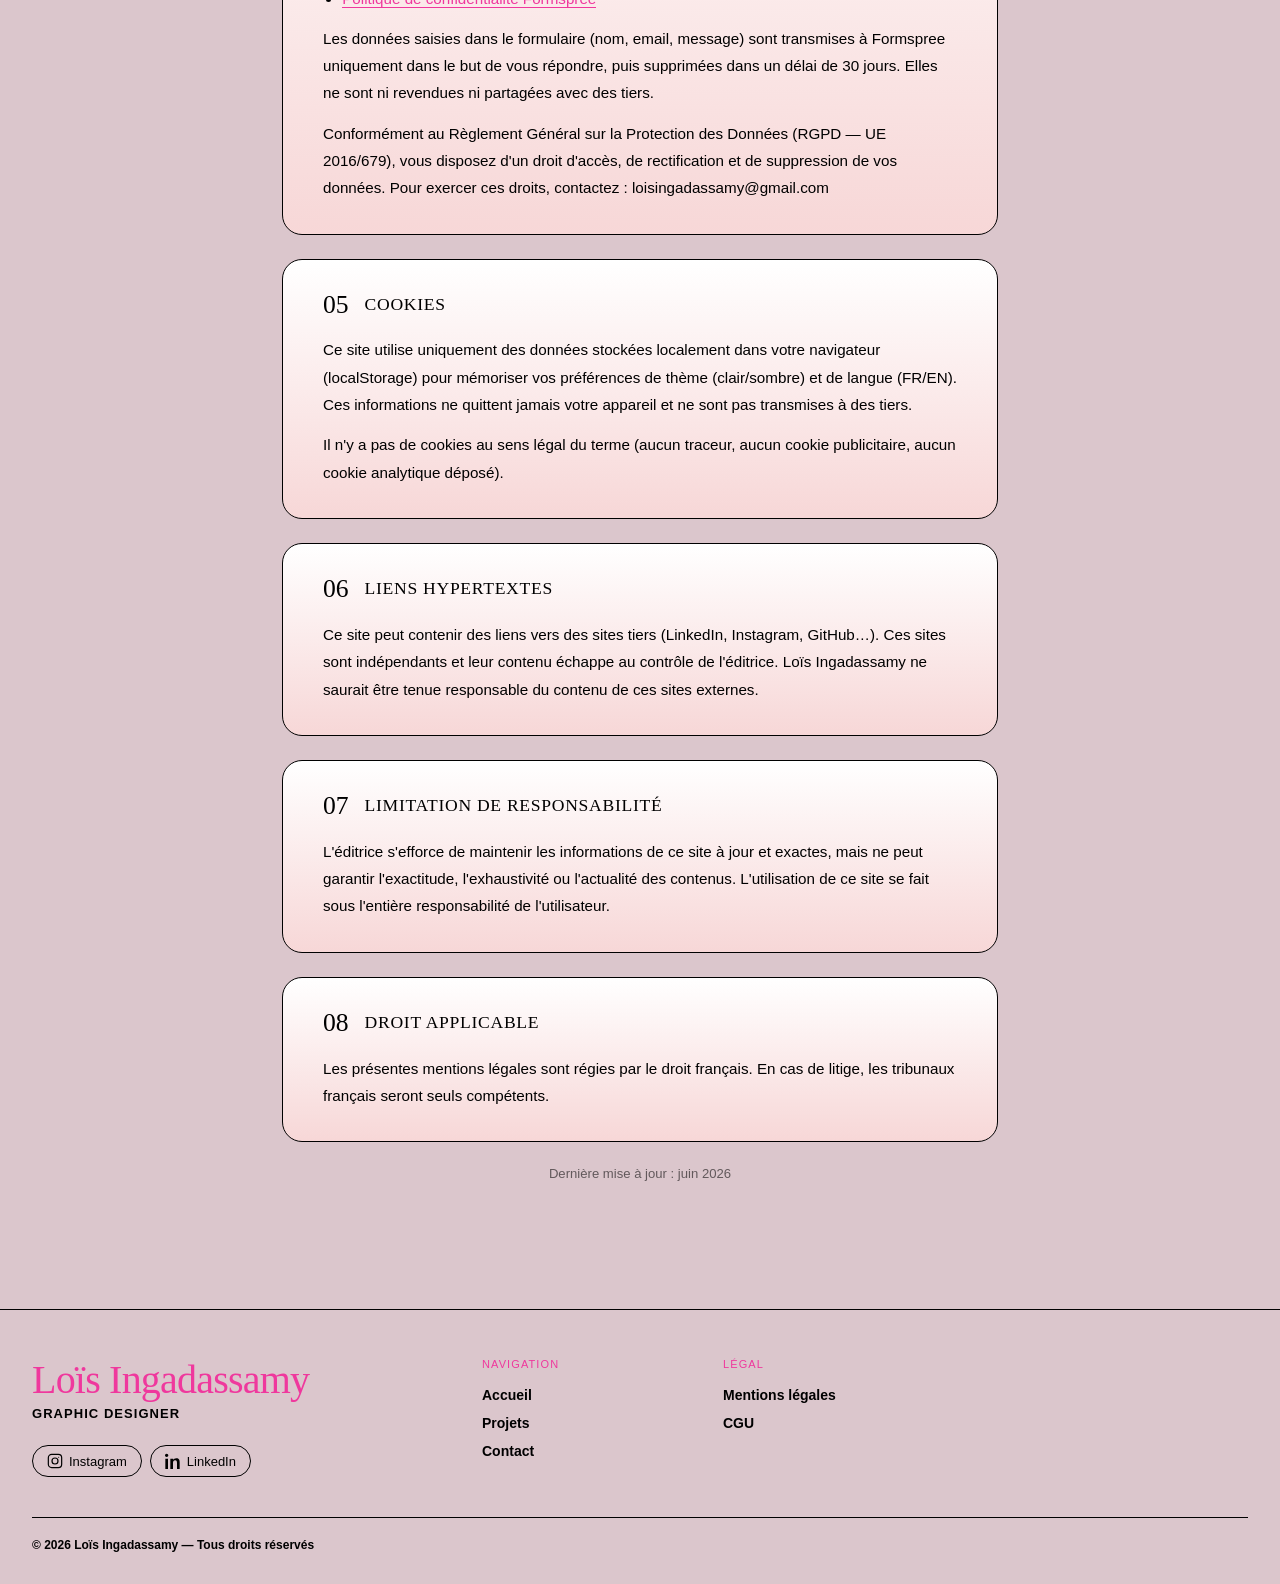
<file: mentions-legales.html>
<!DOCTYPE html>
<html lang="fr">
<head>
  <meta charset="UTF-8" />
  <meta name="viewport" content="width=device-width, initial-scale=1.0" />
  <meta name="description" content="Mentions légales du portfolio de Loïs Ingadassamy." />
  <title>Mentions légales — Loïs Ingadassamy</title>
  <link rel="icon" type="image/png" href="images/Logo_refont.png?v=2" />
  <link rel="stylesheet" href="CSS/Style1.css" />
  <link rel="stylesheet" href="CSS/MLstyle.css" />
  <link href="https://fonts.googleapis.com/css2?family=Playfair+Display:wght@700;900&family=Work+Sans:wght@300;400;500&display=swap" rel="stylesheet">

</head>

<body>

  <!-- ── Navigation ── -->
  <nav>
    <div class="nav-container">
      <div class="titre">Loïs Ingadassamy</div>

      <div class="hamburger" id="hamburger">
        <span></span>
        <span></span>
        <span></span>
      </div>

      <button class="lang-toggle" aria-label="Switch to English" data-lang="en">EN</button>

      <button id="theme-toggle" aria-label="Changer de thème">
        <span class="icon-sun">🔆</span>
        <span class="icon-moon">🌙</span>
      </button>

      <ul class="nav-links" id="navLinks">
        <li><a href="index.html" data-fr="Accueil"      data-en="Home">Accueil</a></li>
        <li><a href="index.html#mon_parcours" data-fr="Mon parcours" data-en="My journey">Mon parcours</a></li>
        <li><a href="Projets.html"        data-fr="Projets"     data-en="Projects">Projets</a></li>
        <li><a href="contact.html" class="btn-contact" data-fr="Me contacter" data-en="Contact me">Me contacter</a></li>
      </ul>
    </div>
  </nav>

  <!-- ── En-tête ── -->
  <header class="ml-hero">
    <h1 data-fr="Mentions légales" data-en="Legal notice">Mentions légales</h1>
    <p data-fr="Informations légales relatives à ce portfolio conformément à la législation française."
       data-en="Legal information relating to this portfolio in accordance with French law.">
      Informations légales relatives à ce portfolio conformément à la législation française.
    </p>
    <hr class="ml-divider" />
  </header>

  <!-- ── Contenu ── -->
  <main class="ml-content" id="mlContent">

    <!-- 1. Éditeur -->
    <div class="ml-section">
      <div class="ml-section-header">
        <span class="ml-num">01</span>
        <h2 data-fr="Éditeur du site" data-en="Site publisher">Éditeur du site</h2>
      </div>
      <p data-fr="Ce site est un portfolio personnel édité par :"
         data-en="This site is a personal portfolio published by:">
        Ce site est un portfolio personnel édité par :
      </p>
      <ul>
        <li><span class="ml-highlight">Loïs Ingadassamy</span></li>
        <li data-fr="Statut : particulier / étudiante" data-en="Status: individual / student">Statut : particulier / étudiante</li>
        <li data-fr="Formation : BUT Métiers du Multimédia et de l'Internet (MMI) — IUT Université des Antilles, Guadeloupe"
            data-en="Programme: Bachelor of Technology in Multimedia and Internet Professions (MMI) — IUT Université des Antilles, Guadeloupe">
          Formation : BUT Métiers du Multimédia et de l'Internet (MMI) — IUT Université des Antilles, Guadeloupe
        </li>
        <li>Email : <a href="mailto:loisingadassamy@gmail.com">loisingadassamy@gmail.com</a></li>
      </ul>
    </div>

    <!-- 2. Hébergement -->
    <div class="ml-section">
      <div class="ml-section-header">
        <span class="ml-num">02</span>
        <h2 data-fr="Hébergement" data-en="Hosting">Hébergement</h2>
      </div>
      <p data-fr="Ce site est hébergé par :" data-en="This site is hosted by:">
        Ce site est hébergé par :
      </p>
      <ul>
        <li><span class="ml-highlight">GitHub Pages</span> — GitHub, Inc.</li>
        <li data-fr="88 Colin P. Kelly Jr. Street, San Francisco, CA 94107, États-Unis"
            data-en="88 Colin P. Kelly Jr. Street, San Francisco, CA 94107, United States">
          88 Colin P. Kelly Jr. Street, San Francisco, CA 94107, États-Unis
        </li>
        <li><a href="https://pages.github.com" target="_blank" rel="noopener noreferrer">pages.github.com</a></li>
      </ul>
      <p style="margin-top:0.8rem"
         data-fr="GitHub Pages est un service d'hébergement statique gratuit. Aucune base de données ni traitement dynamique n'est effectué côté serveur par cet hébergeur pour ce site."
         data-en="GitHub Pages is a free static hosting service. No database or dynamic server-side processing is performed by this host for this site.">
        GitHub Pages est un service d'hébergement statique gratuit. Aucune base de données ni traitement dynamique n'est effectué côté serveur par cet hébergeur pour ce site.
      </p>
    </div>

    <!-- 3. Propriété intellectuelle -->
    <div class="ml-section">
      <div class="ml-section-header">
        <span class="ml-num">03</span>
        <h2 data-fr="Propriété intellectuelle" data-en="Intellectual property">Propriété intellectuelle</h2>
      </div>
      <p data-fr="L'ensemble des contenus présents sur ce site (textes, visuels, illustrations, vidéos, logotypes) sont la propriété exclusive de Loïs Ingadassamy, sauf mention contraire."
         data-en="All content on this site (texts, visuals, illustrations, videos, logos) is the exclusive property of Loïs Ingadassamy, unless otherwise stated.">
        L'ensemble des contenus présents sur ce site (textes, visuels, illustrations, vidéos, logotypes) sont la propriété exclusive de Loïs Ingadassamy, sauf mention contraire.
      </p>
      <p style="margin-top:0.8rem"
         data-fr="Toute reproduction, distribution ou utilisation sans autorisation écrite préalable est interdite."
         data-en="Any reproduction, distribution or use without prior written authorisation is prohibited.">
        Toute reproduction, distribution ou utilisation sans autorisation écrite préalable est interdite.
      </p>
    </div>

    <!-- 4. Données personnelles -->
    <div class="ml-section">
      <div class="ml-section-header">
        <span class="ml-num">04</span>
        <h2 data-fr="Données personnelles (RGPD)" data-en="Personal data (GDPR)">Données personnelles (RGPD)</h2>
      </div>
      <p data-fr="Ce site ne collecte aucune donnée personnelle directement. Il ne dépose pas de cookies de tracking ou publicitaires."
         data-en="This site does not directly collect any personal data. It does not place any tracking or advertising cookies.">
        Ce site ne collecte aucune donnée personnelle directement. Il ne dépose pas de cookies de tracking ou publicitaires.
      </p>
      <p style="margin-top:0.8rem"
         data-fr="Le formulaire de contact est traité par le sous-traitant :"
         data-en="The contact form is processed by the sub-contractor:">
        Le formulaire de contact est traité par le sous-traitant :
      </p>
      <ul>
        <li><span class="ml-highlight">Formspree, Inc.</span></li>
        <li data-fr="340 S Lemon Ave #5818, Walnut, CA 91789, États-Unis"
            data-en="340 S Lemon Ave #5818, Walnut, CA 91789, United States">
          340 S Lemon Ave #5818, Walnut, CA 91789, États-Unis
        </li>
        <li><a href="https://formspree.io/legal/privacy-policy" target="_blank" rel="noopener noreferrer" data-fr="Politique de confidentialité Formspree" data-en="Formspree privacy policy">Politique de confidentialité Formspree</a></li>
      </ul>
      <p style="margin-top:0.8rem"
         data-fr="Les données saisies dans le formulaire (nom, email, message) sont transmises à Formspree uniquement dans le but de vous répondre, puis supprimées dans un délai de 30 jours. Elles ne sont ni revendues ni partagées avec des tiers."
         data-en="Data entered in the contact form (name, email, message) is transmitted to Formspree solely for the purpose of replying to you, then deleted within 30 days. It is neither sold nor shared with third parties.">
        Les données saisies dans le formulaire (nom, email, message) sont transmises à Formspree uniquement dans le but de vous répondre, puis supprimées dans un délai de 30 jours. Elles ne sont ni revendues ni partagées avec des tiers.
      </p>
      <p style="margin-top:0.8rem"
         data-fr="Conformément au Règlement Général sur la Protection des Données (RGPD — UE 2016/679), vous disposez d'un droit d'accès, de rectification et de suppression de vos données. Pour exercer ces droits, contactez : loisingadassamy@gmail.com"
         data-en="In accordance with the General Data Protection Regulation (GDPR — EU 2016/679), you have the right to access, rectify and delete your data. To exercise these rights, contact: loisingadassamy@gmail.com">
        Conformément au Règlement Général sur la Protection des Données (RGPD — UE 2016/679), vous disposez d'un droit d'accès, de rectification et de suppression de vos données. Pour exercer ces droits, contactez : <a href="mailto:loisingadassamy@gmail.com">loisingadassamy@gmail.com</a>
      </p>
    </div>

    <!-- 5. Cookies -->
    <div class="ml-section">
      <div class="ml-section-header">
        <span class="ml-num">05</span>
        <h2 data-fr="Cookies" data-en="Cookies">Cookies</h2>
      </div>
      <p data-fr="Ce site utilise uniquement des données stockées localement dans votre navigateur (localStorage) pour mémoriser vos préférences de thème (clair/sombre) et de langue (FR/EN). Ces informations ne quittent jamais votre appareil et ne sont pas transmises à des tiers."
         data-en="This site only uses data stored locally in your browser (localStorage) to remember your theme (light/dark) and language (FR/EN) preferences. This information never leaves your device and is not transmitted to third parties.">
        Ce site utilise uniquement des données stockées localement dans votre navigateur (localStorage) pour mémoriser vos préférences de thème (clair/sombre) et de langue (FR/EN). Ces informations ne quittent jamais votre appareil et ne sont pas transmises à des tiers.
      </p>
      <p style="margin-top:0.8rem"
         data-fr="Il n'y a pas de cookies au sens légal du terme (aucun traceur, aucun cookie publicitaire, aucun cookie analytique déposé)."
         data-en="There are no cookies in the legal sense (no trackers, no advertising cookies, no analytics cookies placed).">
        Il n'y a pas de cookies au sens légal du terme (aucun traceur, aucun cookie publicitaire, aucun cookie analytique déposé).
      </p>
    </div>

    <!-- 6. Liens externes -->
    <div class="ml-section">
      <div class="ml-section-header">
        <span class="ml-num">06</span>
        <h2 data-fr="Liens hypertextes" data-en="Hyperlinks">Liens hypertextes</h2>
      </div>
      <p data-fr="Ce site peut contenir des liens vers des sites tiers (LinkedIn, Instagram, GitHub…). Ces sites sont indépendants et leur contenu échappe au contrôle de l'éditrice. Loïs Ingadassamy ne saurait être tenue responsable du contenu de ces sites externes."
         data-en="This site may contain links to third-party sites (LinkedIn, Instagram, GitHub…). These sites are independent and their content is outside the publisher's control. Loïs Ingadassamy cannot be held responsible for the content of these external sites.">
        Ce site peut contenir des liens vers des sites tiers (LinkedIn, Instagram, GitHub…). Ces sites sont indépendants et leur contenu échappe au contrôle de l'éditrice. Loïs Ingadassamy ne saurait être tenue responsable du contenu de ces sites externes.
      </p>
    </div>

    <!-- 7. Responsabilité -->
    <div class="ml-section">
      <div class="ml-section-header">
        <span class="ml-num">07</span>
        <h2 data-fr="Limitation de responsabilité" data-en="Limitation of liability">Limitation de responsabilité</h2>
      </div>
      <p data-fr="L'éditrice s'efforce de maintenir les informations de ce site à jour et exactes, mais ne peut garantir l'exactitude, l'exhaustivité ou l'actualité des contenus. L'utilisation de ce site se fait sous l'entière responsabilité de l'utilisateur."
         data-en="The publisher strives to keep the information on this site up to date and accurate, but cannot guarantee the accuracy, completeness or timeliness of the content. Use of this site is entirely at the user's own risk.">
        L'éditrice s'efforce de maintenir les informations de ce site à jour et exactes, mais ne peut garantir l'exactitude, l'exhaustivité ou l'actualité des contenus. L'utilisation de ce site se fait sous l'entière responsabilité de l'utilisateur.
      </p>
    </div>

    <!-- 8. Droit applicable -->
    <div class="ml-section">
      <div class="ml-section-header">
        <span class="ml-num">08</span>
        <h2 data-fr="Droit applicable" data-en="Applicable law">Droit applicable</h2>
      </div>
      <p data-fr="Les présentes mentions légales sont régies par le droit français. En cas de litige, les tribunaux français seront seuls compétents."
         data-en="These legal notices are governed by French law. In the event of a dispute, French courts shall have sole jurisdiction.">
        Les présentes mentions légales sont régies par le droit français. En cas de litige, les tribunaux français seront seuls compétents.
      </p>
    </div>

    <p class="ml-updated" id="mlDate">Dernière mise à jour : juin 2026</p>

  </main>

  <!-- ── Footer ── -->
  <footer class="footer" role="contentinfo">
    <div class="footer-grid">
      <div>
        <p class="footer-name">Loïs Ingadassamy</p>
        <p class="footer-role">Graphic Designer</p>
        <div class="footer-socials">
          <a href="https://www.instagram.com/lois_mmi" class="social-btn" target="_blank" rel="noopener noreferrer" aria-label="Instagram">
            <svg viewBox="0 0 24 24" fill="none" stroke="currentColor" stroke-width="1.8" stroke-linecap="round" stroke-linejoin="round" aria-hidden="true" width="16" height="16">
              <rect x="2" y="2" width="20" height="20" rx="5"/>
              <circle cx="12" cy="12" r="4.5"/>
              <circle cx="17.5" cy="6.5" r="0.8" fill="currentColor" stroke="none"/>
            </svg>
            Instagram
          </a>
          <a href="https://www.linkedin.com/in/lo%C3%AFs-ingadassamy-972270302/" class="social-btn" target="_blank" rel="noopener noreferrer" aria-label="LinkedIn">
            <svg viewBox="0 0 24 24" fill="currentColor" aria-hidden="true" width="16" height="16">
              <path d="M4.98 3.5C4.98 4.88 3.88 6 2.5 6S0 4.88 0 3.5 1.12 1 2.5 1 4.98 2.12 4.98 3.5zM.5 8.5h4V24h-4V8.5zM8.5 8.5h3.8v2.1h.05C12.9 9.1 14.7 8 17 8c4.2 0 5 2.8 5 6.4V24h-4v-8.6c0-2-.04-4.6-2.8-4.6-2.8 0-3.2 2.2-3.2 4.4V24h-4V8.5z"/>
            </svg>
            LinkedIn
          </a>
        </div>
      </div>

      <div>
        <p class="footer-col-title" data-fr="Navigation" data-en="Navigation">Navigation</p>
        <ul class="footer-links">
          <li><a href="index.html"                  data-fr="Accueil"  data-en="Home">Accueil</a></li>
          <li><a href="Projets.html"                data-fr="Projets"  data-en="Projects">Projets</a></li>
          <li><a href="contact.html"                data-fr="Contact"  data-en="Contact">Contact</a></li>
        </ul>
      </div>

      <div>
        <p class="footer-col-title" data-fr="Légal" data-en="Legal">Légal</p>
        <ul class="footer-links">
          <li><a href="mentions-legales.html" data-fr="Mentions légales" data-en="Legal notice">Mentions légales</a></li>
          <li><a href="cgu.html"              data-fr="CGU"              data-en="Terms of use">CGU</a></li>
        </ul>
      </div>
    </div>

    <div class="footer-bottom">
      © 2026 Loïs Ingadassamy — Tous droits réservés
    </div>
  </footer>

  <script src="JS/Script 1.js"></script>

  <script>
    /* Animation d'entrée au scroll */
    const observer = new IntersectionObserver(
      (entries) => entries.forEach(e => { if (e.isIntersecting) e.target.classList.add('visible'); }),
      { threshold: 0.1, rootMargin: '0px 0px -40px 0px' }
    );
    document.querySelectorAll('.ml-section').forEach(el => observer.observe(el));
  </script>

</body>
</html>
</file>
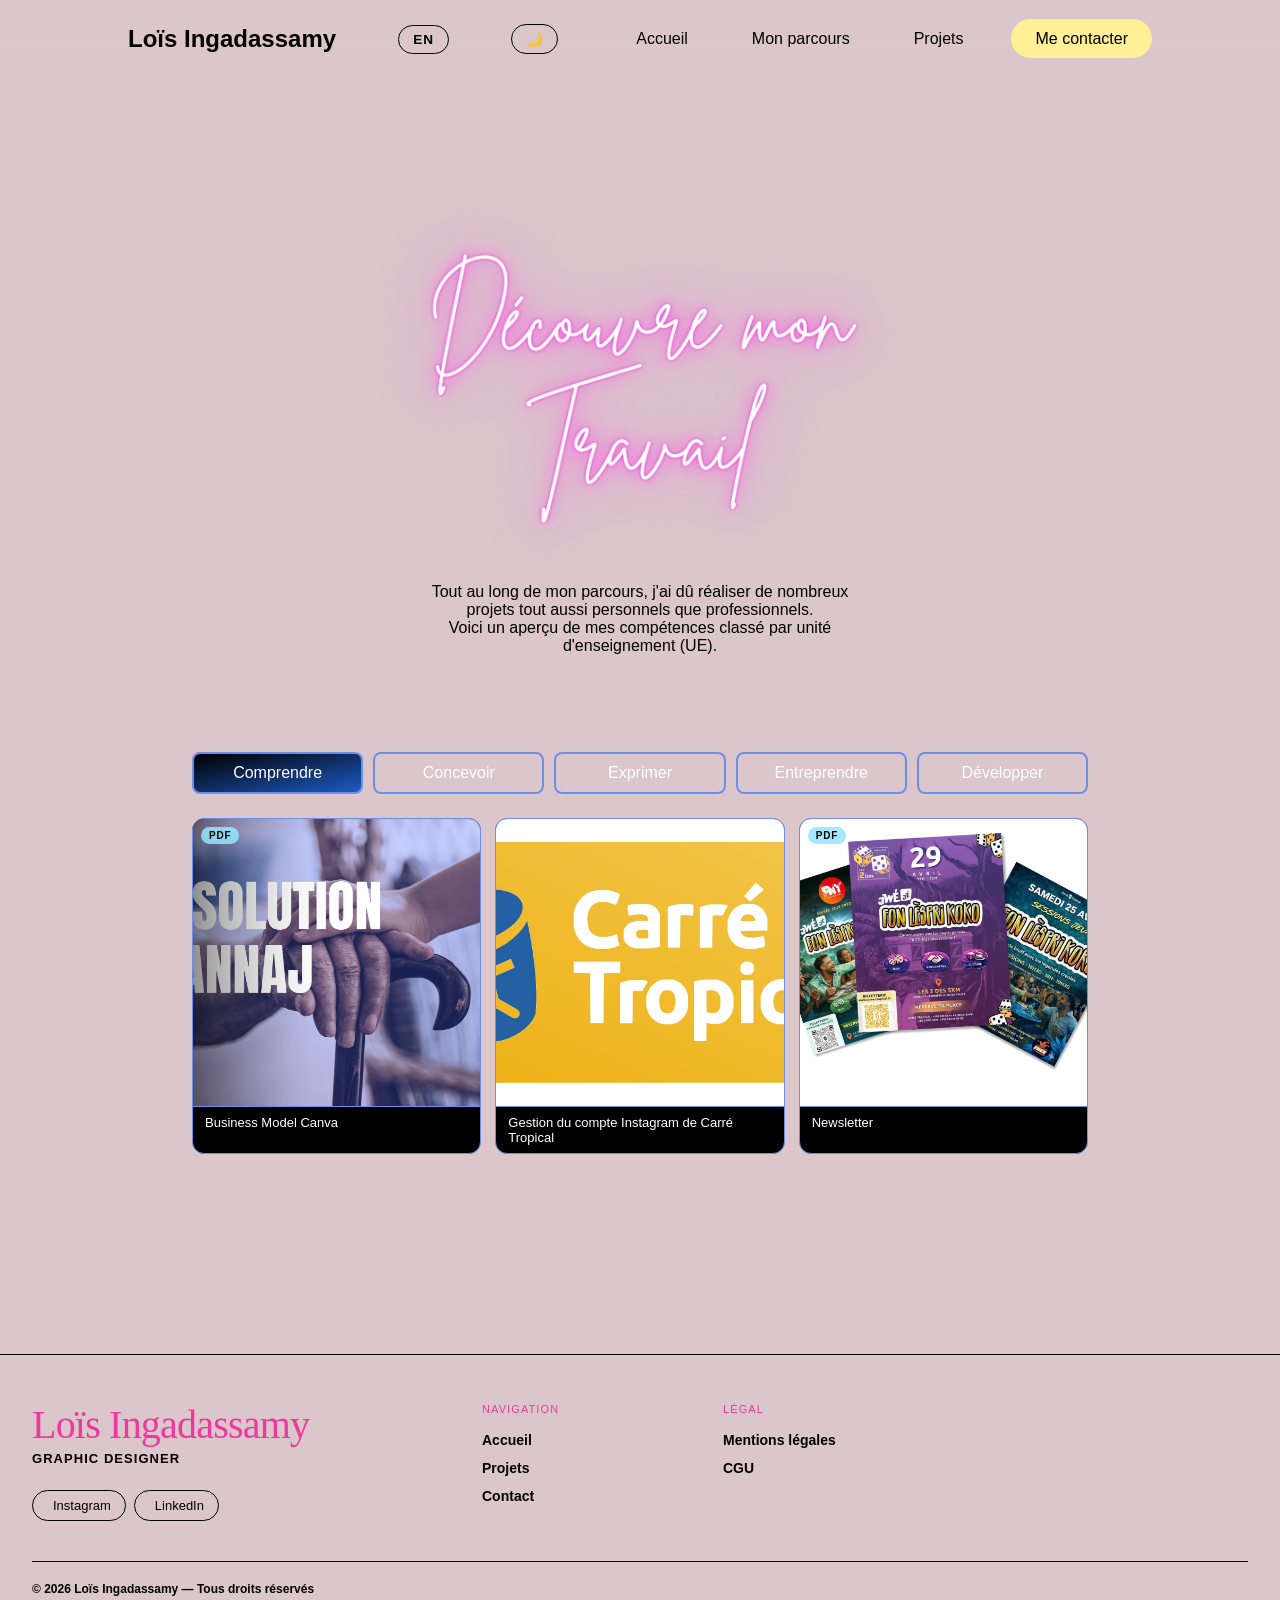
<file: Projets.html>
<!DOCTYPE html>
<html lang="fr">
<head>
  <meta charset="UTF-8">
  <meta name="viewport" content="width=device-width, initial-scale=1.0">
   <meta
      name="description"
      content="Ce site est un portfolio destiné à présenter mon travail et mes compétences."
    />
    <title>Loïs Ingadassamy</title>
    <link
      rel="icon"
      type="image/png"
      href="images/Logo_refont.png?v=2"
    />

  <link rel="stylesheet" href="CSS/style.css">
  <link rel="stylesheet" href="CSS/Style1.css">
</head>
<body>

    <nav>
        <div class="nav-container">
            <div class="titre">Loïs Ingadassamy</div>
            
            <div class="hamburger" id="hamburger">
                <span></span>
                <span></span>
                <span></span>
            </div>

                        <button class="lang-toggle" aria-label="Switch to English" data-lang="en">EN</button>

            <button id="theme-toggle" aria-label="Changer de thème">
  <span class="icon-sun">🔆</span>
  <span class="icon-moon">🌙</span>
</button>

            <ul class="nav-links" id="navLinks">
                <li><a href="index.html">Accueil</a></li>
                <li><a href="index.html#mon_parcours">Mon parcours</a></li>
                <li><a href="Projets.html">Projets</a></li>
                <li><a href="contact.html" class="btn-contact">Me contacter</a></li>
            </ul>
        </div>
    </nav>

      <div class="nom">

 
    <img src="WEBP/Découvre mon travail.webp" alt="compétences" width="auto" height= "550">


</div>


<div class="texte">


  <div class="container">
  
  <p>Tout au long de mon parcours, j'ai dû réaliser de nombreux projets
     tout aussi personnels que professionnels.<br>Voici un aperçu de mes compétences classé
     par unité d'enseignement (UE).
  </p>
  
  </div>
</div>

</section>

 <main class="gallery-wrap">
    <div class="btn-bar" id="btnBar" role="group" aria-label="Filtres de catégorie"></div>
    <div class="gallery-grid" id="gallery" aria-live="polite"></div>
  </main>

 <div class="modal-overlay" id="modalOverlay" role="dialog" aria-modal="true" aria-label="Aperçu du projet">
  <div class="modal-box">

    <button class="modal-close" id="modalClose" aria-label="Fermer">&times;</button>

    <!-- Côté gauche : image / vidéo / PDF -->
    <div class="modal-media" id="modalMedia"></div>

    <!-- Côté droit : informations -->
    <div class="modal-info" id="modalInfo"></div>

  </div>
</div>


 <footer class="footer" role="contentinfo">
  <div class="footer-grid">
    <div>
      <p class="footer-name">Loïs Ingadassamy</p>
      <p class="footer-role">Graphic Designer</p>
      <div class="footer-socials">
        <a href="#" class="social-btn" aria-label="Instagram">
          <i class="ti ti-brand-instagram" aria-hidden="true"></i>
          Instagram
        </a>
        <a href="#" class="social-btn" aria-label="LinkedIn">
          <i class="ti ti-brand-linkedin" aria-hidden="true"></i>
          LinkedIn
        </a>
      </div>
    </div>

    <div>
      <p class="footer-col-title">Navigation</p>
      <ul class="footer-links">
        <li><a href="index.html">Accueil</a></li>
        <li><a href="Projets.html">Projets</a></li>
        <li><a href="contact.html">Contact</a></li>
      </ul>
    </div>

    <div>
      <p class="footer-col-title">Légal</p>
      <ul class="footer-links">
        <li><a href="mentions-legales.html">Mentions légales</a></li>
        <li><a href="cgu.html">CGU</a></li>
      </ul>
    </div>
  </div>

  <div class="footer-bottom">
    © 2026 Loïs Ingadassamy — Tous droits réservés
  </div>
</footer>

  <script src="JS/gallery.js"></script>
  <script src="JS/Script 1.js"></script>
</body>
</html>
</file>
<file: CSS/Style1.css>
* {
  margin: 0;
  padding: 0;
  box-sizing: border-box;
}

:focus-visible {
  outline: 2px solid var(--color-accent); /* ta couleur rose */
  outline-offset: 3px;
  border-radius: 4px;
}

nav {
  background: var(--nav);
  padding: 1.5rem 2rem;
  position: fixed;
  width: 100%;
  top: 0;
  z-index: 1000;
}

.nav-container {
  max-width: 80vw;
  margin: 0 auto;
  display: flex;
  justify-content: space-between;
  align-items: center;
}

.titre {
  font-size: 1.5rem;
  font-weight: bold;
  color: var(--titre);
}

.nav-links {
  display: flex;
  gap: 2rem;
  list-style: none;
  align-items: center;
}

.nav-links a {
  text-decoration: none;
  color: var(--nav-linksA);
  font-size: 1rem;
  font-weight: 500;
  padding: 0.5rem 1rem;
  transition: all 0.3s ease;
  position: relative;
}

/* Styles pour Présentation, Compétences, Projets */
.nav-links a:not(.btn-contact) {
  background: transparent;
}

.nav-links a:not(.btn-contact)::after {
  content: "";
  position: absolute;
  width: 0;
  height: 2px;
  bottom: 0;
  left: 50%;
  background-color: var(--btn-contactAfter);
  transition: all 0.3s ease;
  transform: translateX(-50%);
}

.nav-links a:not(.btn-contact):hover::after {
  width: 100%;
}

/* Styles pour le bouton Contact */
.btn-contact {
  background-color: var(--btn-contact);
  border-radius: 25px;
  padding: 0.7rem 1.5rem !important;
  transition: all 0.3s ease;
}

.btn-contact:hover {
  background-color: var(--btn-contactHover);
  transform: translateY(-2px);
}

/* Menu hamburger pour mobile */
.hamburger {
  display: none;
  flex-direction: column;
  cursor: pointer;
  gap: 5px;
}

.hamburger span {
  width: 25px;
  height: 3px;
  background-color: var(--hamburgerSpan);
  transition: all 0.3s ease;
}

/* Responsive */
@media (max-width: 768px) {
  .hamburger {
    display: flex;
  }

  .nav-links {
    position: fixed;
    top: 70px;
    right: -100%;
    flex-direction: column;
    background-color: var(--nav-links);
    width: 100%;
    padding: 2rem;
    transition: right 0.3s ease;
  }

  .nav-links.active {
    right: 0;
  }

  .hamburger.active span:nth-child(1) {
    transform: rotate(45deg) translate(8px, 8px);
  }

  .hamburger.active span:nth-child(2) {
    opacity: 0;
  }

  .hamburger.active span:nth-child(3) {
    transform: rotate(-45deg) translate(8px, -8px);
  }
}


/* ── Bouton thème clair/sombre ── */
#theme-toggle {
  display: flex;
  align-items: center;
  justify-content: center;
  gap: 5px;
  padding: 6px 14px;
  border-radius: 25px;
  border: 1.5px solid var(--titre);
  background: transparent;
  color: var(--titre);
  font-size: 0.85rem;
  font-weight: 500;
  font-family: "Segoe UI", Tahoma, Geneva, Verdana, sans-serif;
  cursor: pointer;
  transition: background 0.25s ease, color 0.25s ease, border-color 0.25s ease, transform 0.15s ease;
  white-space: nowrap;
}

#theme-toggle:hover {
  background: var(--titre);
  color: var(--body-bg-fallback, #fff);
  transform: translateY(-1px);
}

/* En mode clair, le hover donne un fond sombre */
:root #theme-toggle:hover {
  background: #000;
  color: #fff;
}

/* En mode sombre, le hover donne un fond clair */
[data-theme="dark"] #theme-toggle:hover {
  background: #ffffff22;
  color: #fff;
}

/* ── Bouton langue FR/EN ── */
.lang-toggle {
  display: flex;
  align-items: center;
  justify-content: center;
  padding: 6px 14px;
  border-radius: 25px;
  border: 1.5px solid var(--titre);
  background: transparent;
  color: var(--titre);
  font-size: 0.85rem;
  font-weight: 600;
  font-family: "Segoe UI", Tahoma, Geneva, Verdana, sans-serif;
  letter-spacing: 0.08em;
  cursor: pointer;
  transition: background 0.25s ease, color 0.25s ease, border-color 0.25s ease, transform 0.15s ease;
  white-space: nowrap;
}

.lang-toggle:hover {
  transform: translateY(-1px);
}

:root .lang-toggle:hover {
  background: #000;
  color: #fff;
}

[data-theme="dark"] .lang-toggle:hover {
  background: #ffffff22;
  color: #fff;
}

/* ── Responsive : masquer le texte sur mobile, garder les icônes ── */
@media (max-width: 768px) {
  #theme-toggle,
  .lang-toggle {
    padding: 5px 10px;
    font-size: 0.8rem;
  }
}

body {
  font-family: "Segoe UI", Tahoma, Geneva, Verdana, sans-serif;
  background: var(--body);
}

#myVideo {
  position: fixed;
  right: 0;
  bottom: 0;
  min-width: 100%;
  min-height: 100%;
}

h1 {
  text-align: center;
  font-family: "Copperplate", Fantasy;
  font-size: clamp(2.5rem, 6vw, 4.5rem);
  font-weight: lighter;
  font-size: 100px;
  color: var(--h1);
  margin-top: 50px;
}

h2 {
  text-align: center;
  font-family: "Copperplate", Fantasy;
  font-size: clamp(2.5rem, 6vw, 4.5rem);
  font-weight: lighter;
  font-size: 60px;
  color: var(--h2);
  margin-top: 50px;
}

h3 {
  text-align: center;
  font-family: "Copperplate", Fantasy;
  font-size: clamp(2.5rem, 6vw, 4.5rem);
  font-weight: lighter;
  font-size: 40px;
  color: var(--h3);
  margin-top: 50px;
}

* {
  box-sizing: border-box;
}

div.nom {
  display: flex;
  justify-content: center;
  align-items: center;
  flex-wrap: wrap;
}

div.nom img {
  display: flex;
  justify-content: center;
  align-items: center;
  flex-wrap: wrap;
  -webkit-transition: -webkit-transform 0.15s ease 0s;
  -moz-transition: -moz-transform 0.15s ease 0s;
  -o-transition: -o-transform 0.15s ease 0s;
  transition: transform 0.15s ease 0s;
  -webkit-transform: scale3d(1, 1, 1);
  transform: scale3d(1, 1, 1);
  object-fit: cover;
}

div.nom img:hover {
  -webkit-transform: scale3d(1.03, 1.03, 1.03);
  transform: scale3d(1.03, 1.03, 1.03);
}

div.photo {
  display: flex;
  justify-content: center;
  align-items: center;
  flex-wrap: wrap;
}

div.photo img {
  width: auto;
  height: 37vw;
  display: flex;
  justify-content: center;
  align-items: center;
  flex-wrap: wrap;
  -webkit-transition: -webkit-transform 0.15s ease 0s;
  -moz-transition: -moz-transform 0.15s ease 0s;
  -o-transition: -o-transform 0.15s ease 0s;
  transition: transform 0.15s ease 0s;
  -webkit-transform: scale3d(1, 1, 1);
  transform: scale3d(1, 1, 1);
  object-fit: cover;
}

div.photo img:hover {
  -webkit-transform: scale3d(1.03, 1.03, 1.03);
  transform: scale3d(1.03, 1.03, 1.03);
}

div.photo-2 {
  display: flex;
  justify-content: center;
  align-items: center;
  flex-wrap: wrap;
}

div.photo-2 img {
  width: auto;
  height: 30vw;
  display: flex;
  justify-content: center;
  align-items: center;
  flex-wrap: wrap;
  -webkit-transition: -webkit-transform 0.15s ease 0s;
  -moz-transition: -moz-transform 0.15s ease 0s;
  -o-transition: -o-transform 0.15s ease 0s;
  transition: transform 0.15s ease 0s;
  -webkit-transform: scale3d(1, 1, 1);
  transform: scale3d(1, 1, 1);
  object-fit: cover;
}

div.photo-2 img:hover {
  -webkit-transform: scale3d(1.03, 1.03, 1.03);
  transform: scale3d(1.03, 1.03, 1.03);
}

div.photo-3 {
  display: flex;
  justify-content: center;
  align-items: center;
  flex-wrap: wrap;
}

div.photo-3 img {
  width: auto;
  height: 20vw;
  display: flex;
  justify-content: center;
  align-items: center;
  flex-wrap: wrap;
  -webkit-transition: -webkit-transform 0.15s ease 0s;
  -moz-transition: -moz-transform 0.15s ease 0s;
  -o-transition: -o-transform 0.15s ease 0s;
  transition: transform 0.15s ease 0s;
  -webkit-transform: scale3d(1, 1, 1);
  transform: scale3d(1, 1, 1);
  object-fit: cover;
}

div.photo-3 img:hover {
  -webkit-transform: scale3d(1.03, 1.03, 1.03);
  transform: scale3d(1.03, 1.03, 1.03);
}


div.texte {
  display: flex;
  justify-content: center;
  align-items: center;
  flex-wrap: wrap;
}

div.texte-2 {
  display: flex;
  justify-content: center;
  align-items: center;
  flex-wrap: wrap;
  background: var(--texte-bgd);
  border: solid 2px var(--texte-border);
  border-radius: 30px;
  margin: 10vw;
  margin-top: 4vw;


}

div.texte-3 {
  display: flex;
  justify-content: center;
  align-items: center;
  flex-wrap: wrap;
  background: var(--texte-bgd);
  border: solid 2px var(--texte-border);
  border-radius: 30px;
  margin: 10vw;
  margin-bottom: 20vw;

}


div.texte .container {
  display: flex;
  justify-content: center;
  align-items: center;
  flex-wrap: wrap;
  -webkit-transition: -webkit-transform 0.15s ease 0s;
  -moz-transition: -moz-transform 0.15s ease 0s;
  -o-transition: -o-transform 0.15s ease 0s;
  transition: transform 0.15s ease 0s;
  -webkit-transform: scale3d(1, 1, 1);
  transform: scale3d(1, 1, 1);
  object-fit: cover;
}

div.texte-2 .container {
  display: flex;
  justify-content: center;
  align-items: center;
  flex-wrap: wrap;
  -webkit-transition: -webkit-transform 0.15s ease 0s;
  -moz-transition: -moz-transform 0.15s ease 0s;
  -o-transition: -o-transform 0.15s ease 0s;
  transition: transform 0.15s ease 0s;
  -webkit-transform: scale3d(1, 1, 1);
  transform: scale3d(1, 1, 1);
  object-fit: cover;
}

div.texte-3 .container {
  display: flex;
  justify-content: center;
  align-items: center;
  flex-wrap: wrap;
  -webkit-transition: -webkit-transform 0.15s ease 0s;
  -moz-transition: -moz-transform 0.15s ease 0s;
  -o-transition: -o-transform 0.15s ease 0s;
  transition: transform 0.15s ease 0s;
  -webkit-transform: scale3d(1, 1, 1);
  transform: scale3d(1, 1, 1);
  object-fit: cover;
}

.container {
  display: flex;
  align-items: center;
  max-width: 500px;
  gap: 30px;
  text-align: center;
  color: var(--container);
  padding: 20px;
  border-radius: 20px;
}

.conteneur-boutons {
  display: flex;
  flex-direction: column;
  align-items: center;
  gap: 20px;
  margin-top: 20px;
  margin-bottom: 70px;
}

div.boutonA,
div.boutonB {
  display: flex;
  gap: 15px;
  justify-content: center;
}

.button0 {
  /* Style de base */
  background: var(--btn-bg);
  color: var(--btn-txt);
  border: 2px solid var(--btn-border);
  font-family: "Segoe UI", Tahoma, Geneva, Verdana, sans-serif;
  font-weight: bold;
  text-decoration: none;
  border-radius: 25px;
  padding: 12px 30px;
  font-size: 16px;
  cursor: pointer;
  transition: all 0.3s ease;
}

.button0:hover {
  /* Style au survol */
  background: var(--btnHover);
  color: var(--btnHover-txt);
}

/*.button6 {
  background-image:url("https://tse2.mm.bing.net/th/id/OIP.B39-1EvwOFXOffOfIKZT0AHaEK?rs=1&pid=ImgDetMain&o=7&rm=3");
  border: 2px;
  border-color: white;
  color: white;
  padding: 15px 32px;
  text-align: center;
  text-decoration: none;
  display: inline-block;
  font-size: 16px;
  margin: 4px 2px;
  cursor: pointer;
  transition-duration: 0.4s;
}*/

.slider-wrapper {
  overflow: hidden;
  width: 100%;
  padding: 2rem 0;
  position: relative;
}
/* Fondu sur les bords */
.slider-wrapper::before,
.slider-wrapper::after {
  content: "";
  position: absolute;
  top: 0;
  bottom: 0;
  width: 80px;
  z-index: 2;
  pointer-events: none;
}
.slider-wrapper::before {
  left: 0;
  background: var(--sw-before);
}
.slider-wrapper::after {
  right: 0;
  background: var(--sw-after);
}

.slider-track {
  display: flex;
  gap: 1.5rem;
  width: max-content;
  animation: scroll 20s linear infinite;
}
.slider-track:hover {
  animation-play-state: paused;
} /* pause au survol */

@keyframes scroll {
  from {
    transform: translateX(0);
  }
  to {
    transform: translateX(-50%);
  }
}

.logo-item {
  display: flex;
  align-items: center;
  justify-content: center;
  min-width: 160px;
  height: 60px;
  padding: 0 20px;
  flex-shrink: 0;
}
.logo-item img {
  max-height: 80px;
  width: auto;
  object-fit: contain;
}

/* ===== RESET MINIMAL ===== */
*,
*::before,
*::after {
  box-sizing: border-box;
  margin: 0;
  padding: 0;
}

/* ===== FOOTER ===== */

.footer {
  padding: 3rem 2rem 2rem;
  border-top: 0.5px solid var(--color-border);
  font-family: "Segoe UI", Tahoma, Geneva, Verdana, sans-serif;
  font-weight: bold;
}
.footer-grid {
  display: grid;
  grid-template-columns: 2fr 1fr 1fr;
  gap: 2rem;
  max-width: 900px;
}
.footer-name {
  font-family: "Copperplate", Fantasy;
  font-size: clamp(2.5rem, 6vw, 4.5rem);
  font-weight: lighter;
  font-size: 40px;
  color: var(--color-nom);
  letter-spacing: -0.02em;
  line-height: 1.1;
  margin: 0 0 4px;
}
.footer-role {
  font-size: 13px;
  color: var(--color-text);
  letter-spacing: 0.08em;
  text-transform: uppercase;
  margin: 0 0 1.5rem;
}
.footer-socials {
  display: flex;
  gap: 8px;
}
.social-btn {
  display: inline-flex;
  align-items: center;
  gap: 6px;
  padding: 7px 14px;
  border: 0.5px solid var(--color-border);
  border-radius: 5vw;
  font-size: 13px;
  font-weight: 500;
  color: var(--color-text-btn);
  text-decoration: none;
  background: transparent;
  transition: background 0.15s, color 0.15s, border-color 0.15s;
  cursor: pointer;
}
.social-btn:hover {
  background: var(--color-background-hover);
  color: var(--color-text-hover);
  border-color: var(--color-border);
}
.social-btn i { font-size: 16px; }
.footer-col-title {
  font-size: 11px;
  font-weight: 500;
  letter-spacing: 0.1em;
  text-transform: uppercase;
  color: var(--color-titre-col);
  margin: 0 0 1rem;
}
.footer-links {
  list-style: none;
  margin: 0;
  padding: 0;
  display: flex;
  flex-direction: column;
  gap: 10px;
}
.footer-links a {
  font-size: 14px;
  color: var(--color-links);
  text-decoration: none;
  transition: color 0.15s;
}
.footer-links a:hover { color: var(--color-links-hover); }
.footer-bottom {
  margin-top: 2.5rem;
  padding-top: 1.25rem;
  border-top: 0.5px solid var(--color-border);
  font-size: 12px;
  color: var(--color-text-bottom);
}
@media (max-width: 640px) {
  .footer-grid {
    grid-template-columns: 1fr;
    gap: 2rem;
  }
  .footer-name { font-size: 1.75rem; }
}


/* ===== Variables couleurs ===== */

:root {
  --color-accent: #ffcbcb;
  --nav: linear-gradient(to bottom, #dbc6cc, #dbc6cc,transparent);
  --titre: #000000;
  --nav-linksA: #000000;
  --btn-contactAfter: #000000;
  --btn-contact: #ffef96;
  --btn-contactHover: #ffef96;
  --hamburgerSpan: #000000;
  --nav-links: #000335;
  --body: #dbc6cc;
  --h1: #000000;
  --h2: #000000;
  --h3: #000000;
  --texte-bgd: linear-gradient(to bottom, #ffffff, #f7d7d7);
  --texte-border: #000000;
  --container: #000000;
  --btn-bg: #ef389d;
  --btn-txt: #ffffff;
  --btn-border: #000000;
  --btnHover: #ffef96;
  --btnHover-txt: #000000;
  --sw-before: linear-gradient(to right, #dbc6cc, transparent);
  --sw-after: linear-gradient(to left, #dbc6cc, transparent);
  --color-border: #000000;
  --color-nom: #ef389d;
  --color-text: #000000;
  --color-text-btn: #000000;
  --color-background-hover: #ffef96;
  --color-text-hover: #000000;
  --color-titre-col: #ef389d;
  --color-links: #000000;
  --color-links-hover: #ef389d;
  --color-text-bottom: #000000;
  /* … toutes tes autres variables … */
}

[data-theme="dark"] {
  --color-accent: #ffcbcb;
  --nav: linear-gradient(to bottom, #000000, #000000,transparent);
  --titre: #ffffff;
  --nav-linksA: #ffffff;
  --btn-contactAfter: #ffffff;
  --btn-contact: #5e61bb;
  --btn-contactHover: #383eef;
  --hamburgerSpan: #ffffff;
  --nav-links: #000335;
  --body: linear-gradient(to top right, #000000, #000000, #1a242f);
  --h1: #ff75c1;
  --h2: #ff75c1;
  --h3: #ff75c1;
  --texte-bgd: linear-gradient(to bottom right, #000000, #000000, #141c23);
  --texte-border: #6d8dec;
  --container: #c2cbe9;
  --btn-bg: linear-gradient(to bottom right, #000000, #1d5ac2);
  --btn-txt: #ffffff;
  --btn-border: #6d8dec;
  --btnHover: linear-gradient(to bottom right, #1d5ac2, #000000);
  --btnHover-txt: #ffffff;
  --sw-before: linear-gradient(to right, #000000, transparent);
  --sw-after: linear-gradient(to left, #080a0d, transparent);
  --color-border: #6d8dec;
  --color-nom: #ff75c1;
  --color-text: #6d8dec;
  --color-text-btn: #ffffff;
  --color-background-hover: linear-gradient(to bottom right, #000000, #1d5ac2);
  --color-text-hover: #ffffff;
  --color-titre-col: #6d8dec;
  --color-links: #ffffff;
  --color-links-hover: #6d8dec;
  --color-text-bottom: #a4f7ff;
  /* … */
}

/* Affichage conditionnel des icônes */
[data-theme="dark"] .icon-sun { display: inline; }
[data-theme="dark"] .icon-moon { display: none; }
.icon-sun { display: none; }
.icon-moon { display: inline; }















/* ===== DARK MODE ===== */
@media (prefers-color-scheme: dark) {

.slider-wrapper::before {
  left: 0;
  background: linear-gradient(to right, #000000, transparent);
}
.slider-wrapper::after {
  right: 0;
  background: linear-gradient(to left, #080a0d, transparent);
}

}
</file>
<file: CSS/MLstyle.css>
.ml-hero {
      display: flex;
      flex-direction: column;
      align-items: center;
      justify-content: center;
      padding: 10rem 2rem 4rem;
      text-align: center;
    }

    .ml-hero h1 {
      font-family: "Copperplate", Fantasy;
      font-size: clamp(2rem, 6vw, 4rem);
      font-weight: lighter;
      color: var(--h1);
      margin: 0 0 1rem;
      letter-spacing: -1px;
    }

    .ml-hero p {
      font-size: 1rem;
      color: var(--container);
      max-width: 520px;
      line-height: 1.7;
      opacity: 0.8;
    }

    /* Séparateur décoratif */
    .ml-divider {
      width: 60px;
      height: 3px;
      background: var(--h3);
      border: none;
      border-radius: 2px;
      margin: 1.5rem auto 0;
    }

    /* Contenu principal */
    .ml-content {
      max-width: 780px;
      margin: 0 auto;
      padding: 2rem 2rem 6rem;
    }

    /* Carte de section */
    .ml-section {
      background: var(--texte-bgd);
      border: 1.5px solid var(--texte-border);
      border-radius: 20px;
      padding: 2rem 2.5rem;
      margin-bottom: 1.5rem;
      transition: transform 0.2s ease, box-shadow 0.2s ease;
    }

    .ml-section:hover {
      transform: translateY(-2px);
      box-shadow: 0 8px 30px rgba(109, 141, 236, 0.12);
    }

    /* Numéro + titre de section */
    .ml-section-header {
      display: flex;
      align-items: center;
      gap: 1rem;
      margin-bottom: 1.2rem;
    }

    .ml-num {
      font-family: "Copperplate", Fantasy;
      font-size: 1.6rem;
      font-weight: lighter;
      color: var(--h3);
      line-height: 1;
      flex-shrink: 0;
    }

    .ml-section h2 {
      font-family: "Copperplate", Fantasy;
      font-size: 1.1rem;
      font-weight: 500;
      color: var(--h2);
      letter-spacing: 0.04em;
      text-transform: uppercase;
      margin: 0;
      text-align: left;
    }

    /* Texte courant */
    .ml-section p,
    .ml-section li {
      font-size: 0.95rem;
      line-height: 1.8;
      color: var(--container);
    }

    .ml-section ul {
      margin: 0.8rem 0 0 1.2rem;
    }

    .ml-section li {
      margin-bottom: 0.4rem;
    }

    /* Liens dans le texte */
    .ml-section a {
      color: var(--color-links-hover);
      text-decoration: none;
      border-bottom: 1px solid currentColor;
      transition: opacity 0.2s;
    }

    .ml-section a:hover {
      opacity: 0.7;
    }

    /* Highlight (nom hébergeur, email…) */
    .ml-highlight {
      font-weight: 600;
      color: var(--h3);
    }

    /* Bloc "mise à jour" en bas */
    .ml-updated {
      text-align: center;
      font-size: 0.82rem;
      color: var(--container);
      opacity: 0.55;
      padding-bottom: 2rem;
    }

    /* Animation d'entrée */
    .ml-section {
      opacity: 0;
      transform: translateY(20px);
      transition: opacity 0.5s ease, transform 0.5s ease, box-shadow 0.2s ease;
    }

    .ml-section.visible {
      opacity: 1;
      transform: translateY(0);
    }

    /* Responsive */
    @media (max-width: 640px) {
      .ml-content { padding: 1.5rem 1rem 4rem; }
      .ml-section  { padding: 1.5rem 1.2rem; }
      .ml-section h2 { font-size: 0.95rem; }
    }
</file>
<file: CSS/ContactStyle.css>
* {
            margin: 0;
            padding: 0;
            box-sizing: border-box;
        }

 nav {
  background: linear-gradient(to bottom, #000000, #000000,transparent);
  padding: 1.5rem 2rem;
  position: fixed;
  width: 100%;
  top: 0;
  z-index: 1000;
}

.nav-container {
  max-width: 80vw;
  margin: 0 auto;
  display: flex;
  justify-content: space-between;
  align-items: center;
}

.titre {
  font-size: 1.5rem;
  font-weight: bold;
  color: #ffffff;
}

.nav-links {
  display: flex;
  gap: 2rem;
  list-style: none;
  align-items: center;
}

.nav-links a {
  text-decoration: none;
  color: #ffffff;
  font-size: 1rem;
  font-weight: 500;
  padding: 0.5rem 1rem;
  transition: all 0.3s ease;
  position: relative;
}

/* Styles pour Présentation, Compétences, Projets */
.nav-links a:not(.btn-contact) {
  background: transparent;
}

.nav-links a:not(.btn-contact)::after {
  content: "";
  position: absolute;
  width: 0;
  height: 2px;
  bottom: 0;
  left: 50%;
  background-color: #ffffff;
  transition: all 0.3s ease;
  transform: translateX(-50%);
}

.nav-links a:not(.btn-contact):hover::after {
  width: 100%;
}

/* Styles pour le bouton Contact */
.btn-contact {
  background-color: #5e61bb;
  border-radius: 25px;
  padding: 0.7rem 1.5rem !important;
  transition: all 0.3s ease;
}

.btn-contact:hover {
  background-color: #383eef;
  transform: translateY(-2px);
}

/* Menu hamburger pour mobile */
.hamburger {
  display: none;
  flex-direction: column;
  cursor: pointer;
  gap: 5px;
}

.hamburger span {
  width: 25px;
  height: 3px;
  background-color: #ffffff;
  transition: all 0.3s ease;
}

/* Responsive */
@media (max-width: 768px) {
  .hamburger {
    display: flex;
  }

  .nav-links {
    position: fixed;
    top: 70px;
    right: -100%;
    flex-direction: column;
    background-color: #000335;
    width: 100%;
    padding: 2rem;
    transition: right 0.3s ease;
  }

  .nav-links.active {
    right: 0;
  }

  .hamburger.active span:nth-child(1) {
    transform: rotate(45deg) translate(8px, 8px);
  }

  .hamburger.active span:nth-child(2) {
    opacity: 0;
  }

  .hamburger.active span:nth-child(3) {
    transform: rotate(-45deg) translate(8px, -8px);
  }
}

body {
  font-family: "Segoe UI", Tahoma, Geneva, Verdana, sans-serif;
  background: linear-gradient(to top right, #000000, #000000, #1a242f);
}


        /* Background décoratif */
 
        .container {
            max-width: 1200px;
            margin: 0 auto;
            padding: 40px 20px;
            position: relative;
        }

        header {
            text-align: center;
            margin-bottom: 60px;
            opacity: 0;
            animation: fadeInDown 1s ease forwards;
        }

        @keyframes fadeInDown {
            to {
                opacity: 1;
                transform: translateY(0);
            }
            from {
                opacity: 0;
                transform: translateY(-30px);
            }
        }

        h1 {
             font-family: "Copperplate", Fantasy;
            font-size: clamp(2.5rem, 6vw, 4.5rem);
           font-weight: lighter;
            color: #ff299d;
            margin-top: 70px;
            margin-bottom: 15px;
            letter-spacing: -2px;
            position: relative;
            display: inline-block;
        }

        h1::after {
            content: '';
            position: absolute;
            bottom: -10px;
            left: 50%;
            transform: translateX(-50%);
            width: 80px;
            height: 4px;
            background: #ff299d;
            animation: expandLine 1.2s ease forwards;
            animation-delay: 0.5s;
            width: 0;
        }

        @keyframes expandLine {
            to { width: 80px; }
        }

        .subtitle {
            font-size: 1.1rem;
            color: #ffffff;
            font-weight: 300;
            margin-top: 25px;
        }

        .contact-wrapper {
            display: grid;
            grid-template-columns: 1fr 1fr;
            gap: 60px;
            margin-top: 60px;
        }

        .contact-info {
            opacity: 0;
            animation: fadeInLeft 1s ease forwards;
            animation-delay: 0.3s;
        }

        @keyframes fadeInLeft {
            from {
                opacity: 0;
                transform: translateX(-30px);
            }
            to {
                opacity: 1;
                transform: translateX(0);
            }
        }

        .contact-info h2 {
           font-family: "Segoe UI", Tahoma, Geneva, Verdana, sans-serif;
            font-weight: bold;
            text-decoration: none;
            font-size: 2rem;
           color: #96e6ff;
           margin-bottom: 30px;
        }

        .info-item {
            margin-bottom: 30px;
            padding: 25px;
            background: var(--light);
            border: solid 2px #6d8dec;
            border-radius: 12px;
            transition: all 0.3s ease;
            
        }

        .info-item:hover {
            transform: translateX(10px);
            box-shadow: 0 8px 30px rgba(86, 84, 207, 0.15);
        }

        .info-item h3 {
            font-size: 0.9rem;
            text-transform: uppercase;
            letter-spacing: 2px;
            color: #ffffff;
            margin-bottom: 10px;
            font-weight: 500;
        }

        .info-item p {
            font-size: 1.1rem;
            color: #ffffff;
        }

        .info-item a {
            color:  #96e6ff;
            text-decoration: none;
            transition: color 0.3s ease;
        }

        .info-item a:hover {
            color: var(--accent);
        }

        .contact-form {
            background: var(--light);
            padding: 50px;
            border: solid 2px #6d8dec;
            border-radius: 20px;
            box-shadow: 0 10px 50px var(--shadow);
            opacity: 0;
            animation: fadeInRight 1s ease forwards;
            animation-delay: 0.5s;
            position: relative;
        }

        @keyframes fadeInRight {
            from {
                opacity: 0;
                transform: translateX(30px);
            }
            to {
                opacity: 1;
                transform: translateX(0);
            }
        }


        .form-group {
            margin-bottom: 25px;
        }

        label {
            display: block;
            margin-bottom: 8px;
            font-weight: 500;
            color: #96e6ff;
            font-size: 0.95rem;
            letter-spacing: 0.5px;
        }

        input, textarea {
            width: 100%;
            padding: 15px 20px;
            color: white;
            border: 2px solid #6d8dec;
            border-radius: 10px;
            font-family: 'Work Sans', sans-serif;
            font-size: 1rem;
            transition: all 0.3s ease;
            background: #2a2a2a;
        }

        input:focus, textarea:focus {
            outline: none;
            background: var(--light);
            box-shadow: 0 0 0 2px #96e6ff;
        }

        textarea {
            resize: vertical;
            min-height: 150px;
        }

        button {
            width: 100%;
            padding: 18px;
            background:  linear-gradient(to bottom right, #000000, #1d5ac2);
            color: #ffffff;
            border: 2px solid #6d8dec;
            border-radius: 10px;
            font-family: "Segoe UI", Tahoma, Geneva, Verdana, sans-serif;
            font-weight: bold;
            text-decoration: none;
            font-size: 1.1rem;
            cursor: pointer;
            transition: all 0.3s ease;
            text-transform: uppercase;
            letter-spacing: 1.5px;
            position: relative;
            overflow: hidden;
        }

        button::before {
            content: '';
            position: absolute;
            top: 0;
            left: -100%;
            width: 100%;
            height: 100%;
            background: var(--accent);
            transition: left 0.5s ease;
            z-index: -1;
        }

        

        button:hover {
            transform: translateY(-2px);
            box-shadow: 0 8px 30px #1d2335;
        }

        button:active {
            transform: translateY(0);
        }

        @media (max-width: 768px) {
            .contact-wrapper {
                grid-template-columns: 1fr;
                gap: 40px;
            }

            .contact-form {
                padding: 30px 25px;
            }

            h1 {
                font-size: 2.5rem;
            }
        }

        /* Animation au scroll */
        .fade-in {
            opacity: 0;
            transform: translateY(30px);
            transition: all 0.8s ease;
        }

        .fade-in.visible {
            opacity: 1;
            transform: translateY(0);
        }

        .footer {
  background: #ffffff;
  border-top: 1px solid #ffa0a0;
  padding: 2.5rem 2rem 1.5rem;
}

.footer-top {
  display: flex;
  justify-content: space-between;
  align-items: flex-start;
  flex-wrap: wrap;
  gap: 1.5rem;
  margin-bottom: 2rem;
}

/* Brand */
.footer-brand h2 {
 font-family: "Copperplate", Fantasy;
     font-size: 30px;
    font-weight: lighter;
    color: #ffa0a0;
  margin-bottom: 6px;
}

.footer-brand p {
  font-size: 13px;
  color: #6b6b67;
}

.footer-copy {
  font-size: 13px;
  color: #9a9a96;
}

/* Social buttons */
.social-links {
  display: flex;
  gap: 10px;
}

.social-btn {
  display: inline-flex;
  align-items: center;
  gap: 7px;
  padding: 7px 14px;
  border-radius: 8px;
  border: 1px solid #ffa0a0;
  background: #ffffff;
  text-decoration: none;
  color: #ffa0a0;
  font-size: 13px;
  font-weight: 500;
  cursor: pointer;
  transition: background 0.15s ease, color 0.15s ease;
}

.social-btn:hover {
  background: #ffa0a0;
  color: #ffffff;
}

.social-btn svg {
  flex-shrink: 0;
  width: 16px;
  height: 16px;
}

/* ===== RESPONSIVE ===== */
@media (max-width: 600px) {
  .footer-top {
    flex-direction: column;
  }

  .footer-bottom {
    flex-direction: column;
    align-items: flex-start;
  }

  .footer-nav {
    gap: 1.5rem;
  }
}

/* ===== DARK MODE ===== */
@media (prefers-color-scheme: dark) {

  nav {
  background: linear-gradient(to bottom, #000000, #000000,transparent);
  }

  .titre {
  color: #ffffff;
}

.nav-links a {
  color: #ffffff;
}

.nav-links a:not(.btn-contact)::after {
  background-color: #ffffff;
}

.btn-contact {
  background-color: #5e61bb;
}

.btn-contact:hover {
  background-color: #383eef;
}

.hamburger span {
  background-color: #ffffff;
}

.nav-links {
    background-color: #000335;
}

body {
  background: linear-gradient(to top right, #000000, #000000, #1a242f);
}

h1 {
  color: #ff299d;
}

h1::after {
  background: #ff299d;
}

.subtitle {
  color: #ffffff;
}

.contact-info h2 {
    color: #96e6ff;
}

.info-item {
    background: var(--light);
    border: solid 2px #6d8dec;
}

.info-item:hover {
    box-shadow: 0 8px 30px rgba(86, 84, 207, 0.15);
}

.info-item h3 {
    color: #ffffff;
}

.info-item p {
    color: #ffffff;
}

.info-item a {
    color:  #96e6ff;
}

.info-item a:hover {
    color: var(--accent);
}

.contact-form {
    background: var(--light);
    border: solid 2px #6d8dec;
    box-shadow: 0 10px 50px var(--shadow);
    opacity: 0;
}

label {
    color: #96e6ff;
}

input, textarea {
    color: white;
    border: 2px solid #6d8dec;
    background: #2a2a2a;
}

input:focus, textarea:focus {
    background: var(--light);
    box-shadow: 0 0 0 2px #96e6ff;
}

button {
    background:  linear-gradient(to bottom right, #000000, #1d5ac2);
    color: #ffffff;
    border: 2px solid #6d8dec;
}

button::before {
    background: var(--accent);
}
 

button:hover {
    box-shadow: 0 8px 30px #1d2335;
}

.footer {
    background: #2c2c2a;
    border-top-color: rgba(255, 255, 255, 0.1);
  }

  .footer-brand h2  { color: #f0ede8; }
  .footer-brand p   { color: #a0a09c; }
  .footer-nav-col h3 { color: #6b6b67; }
  .footer-nav-col a  { color: #a0a09c; }
  .footer-nav-col a:hover { color: #f0ede8; }
  .footer-divider { border-top-color: rgba(255, 255, 255, 0.08); }
  .footer-copy { color: #6b6b67; }

  .social-btn {
    background: #2c2c2a;
    border-color: rgba(255, 255, 255, 0.15);
    color: #a0a09c;
  }

  .social-btn:hover {
    background: #3a3a38;
    color: #f0ede8;
  }
}
</file>
<file: CSS/style.css>
* {
  margin: 0;
  padding: 0;
  box-sizing: border-box;
}

:focus-visible {
  outline: 2px solid var(--color-accent); /* ta couleur rose */
  outline-offset: 3px;
  border-radius: 4px;
}

nav {
  background: linear-gradient(to bottom, #000000, #000000,transparent);
  padding: 1.5rem 2rem;
  position: fixed;
  width: 100%;
  top: 0;
  z-index: 1000;
}

.nav-container {
  max-width: 80vw;
  margin: 0 auto;
  display: flex;
  justify-content: space-between;
  align-items: center;
}

.titre {
  font-size: 1.5rem;
  font-weight: bold;
  color: #ffffff;
}

.nav-links {
  display: flex;
  gap: 2rem;
  list-style: none;
  align-items: center;
}

.nav-links a {
  text-decoration: none;
  color: #ffffff;
  font-size: 1rem;
  font-weight: 500;
  padding: 0.5rem 1rem;
  transition: all 0.3s ease;
  position: relative;
}

/* Styles pour Présentation, Compétences, Projets */
.nav-links a:not(.btn-contact) {
  background: transparent;
}

.nav-links a:not(.btn-contact)::after {
  content: "";
  position: absolute;
  width: 0;
  height: 2px;
  bottom: 0;
  left: 50%;
  background-color: #ffffff;
  transition: all 0.3s ease;
  transform: translateX(-50%);
}

.nav-links a:not(.btn-contact):hover::after {
  width: 100%;
}

/* Styles pour le bouton Contact */
.btn-contact {
  background-color: #5e61bb;
  border-radius: 25px;
  padding: 0.7rem 1.5rem !important;
  transition: all 0.3s ease;
}

.btn-contact:hover {
  background-color: #383eef;
  transform: translateY(-2px);
}

/* Menu hamburger pour mobile */
.hamburger {
  display: none;
  flex-direction: column;
  cursor: pointer;
  gap: 5px;
}

.hamburger span {
  width: 25px;
  height: 3px;
  background-color: #ffffff;
  transition: all 0.3s ease;
}

/* Responsive */
@media (max-width: 768px) {
  .hamburger {
    display: flex;
  }

  .nav-links {
    position: fixed;
    top: 70px;
    right: -100%;
    flex-direction: column;
    background-color: #000335;
    width: 100%;
    padding: 2rem;
    transition: right 0.3s ease;
  }

  .nav-links.active {
    right: 0;
  }

  .hamburger.active span:nth-child(1) {
    transform: rotate(45deg) translate(8px, 8px);
  }

  .hamburger.active span:nth-child(2) {
    opacity: 0;
  }

  .hamburger.active span:nth-child(3) {
    transform: rotate(-45deg) translate(8px, -8px);
  }
}
body {
  font-family: "Segoe UI", Tahoma, Geneva, Verdana, sans-serif;
  background: linear-gradient(to top right, #000000, #000000, #1a242f);
 
}


div.nom {
  display: flex;
  justify-content: center;
  align-items: center;
  flex-wrap: wrap;
 
}

div.nom img{
   width: auto;
  height: 40vw;
  display: flex;
  justify-content: center;
  align-items: center;
  flex-wrap: wrap;
     -webkit-transition: -webkit-transform 0.15s ease 0s;
  -moz-transition: -moz-transform 0.15s ease 0s;
  -o-transition: -o-transform 0.15s ease 0s;
  transition: transform 0.15s ease 0s;
  -webkit-transform: scale3d(1, 1, 1);
  transform: scale3d(1, 1, 1);
   object-fit: cover;
  margin-top: 4vw; 
}

div.nom img:hover {
    -webkit-transform: scale3d(1.03, 1.03, 1.03);
  transform: scale3d(1.03, 1.03, 1.03);
  
}

div.texte {
  margin: 6vw;
  margin-top: 0;
  display: flex;
  justify-content: center;
  align-items: center;
  flex-wrap: wrap;
}

div.texte .container {
  width: 60vw;
  display: flex;
  justify-content: center;
  align-items: center;
  flex-wrap: wrap;
  -webkit-transition: -webkit-transform 0.15s ease 0s;
  -moz-transition: -moz-transform 0.15s ease 0s;
  -o-transition: -o-transform 0.15s ease 0s;
  transition: transform 0.15s ease 0s;
  -webkit-transform: scale3d(1, 1, 1);
  transform: scale3d(1, 1, 1);
  object-fit: cover;
}

/* ── Grille ── */
.gallery-wrap {
  width: 70vw;
  margin: 50px auto;
  margin-bottom: 200px;
}

/* ── Barre de boutons ── */
.btn-bar {
  display: flex;
  gap: 10px;
  margin-bottom: 1.5rem;
  flex-wrap: wrap;
}

.filter-btn {
  flex: 1;
  min-width: 100px;
  padding: 10px 12px;
  border-radius: 8px;
  border: 2px solid #6d8dec;
  background: #ffffff00;
  color: #ffffff;
  font-size: 16px;
  font-weight: 500;
  cursor: pointer;
  transition: background 0.2s, color 0.2s, border-color 0.2s;
  display: flex;
  align-items: center;
  justify-content: center;
  gap: 6px;
}

.filter-btn:hover {
  background: #1d59c27a;
}

.filter-btn.active-comprendre        { background:linear-gradient(to bottom right, #000000, #1d5ac2); border-color: #6d8dec; color: #fff; }
.filter-btn.active-concevoir         { background:linear-gradient(to bottom right, #000000, #1d5ac2); border-color: #6d8dec; color: #fff; }
.filter-btn.active-exprimer          { background:linear-gradient(to bottom right, #000000, #1d5ac2); border-color: #6d8dec; color: #fff; }
.filter-btn.active-entreprendre      { background:linear-gradient(to bottom right, #000000, #1d5ac2); border-color: #6d8dec; color: #fff; }
.filter-btn.active-developper        { background:linear-gradient(to bottom right, #000000, #1d5ac2); border-color: #6d8dec; color: #fff; }

/* ── Grille de cartes ── */
.gallery-grid {
  display: grid;
  grid-template-columns: repeat(auto-fill, minmax(250px, 1fr));
  gap: 14px;
}

/* ── Carte ── */
.card {
  border-radius: 12px;
  overflow: hidden;
  border: 1px solid #6d8dec;
  background: #000000;
  cursor: pointer;
  animation: fadeIn 0.25s ease;
  transition: transform 0.15s, box-shadow 0.15s;
}

.card:hover {
  transform: translateY(-3px);
  box-shadow: 0 6px 20px rgba(62, 111, 244, 0.551);
}

.card-img-wrap {
  width: 100%;
  aspect-ratio: 1;
  overflow: hidden;
  background: #000000;
  position: relative;
}

.card-img-wrap img {
  width: 100%;
  height: 100%;
  object-fit: cover;
  display: block;
  transition: transform 0.3s ease;
}

.card:hover .card-img-wrap img {
  transform: scale(1.05);
}

.card-label {
  padding: 8px 12px;
  font-size: 13px;
  color: #ffffff;
  border-top: 1px solid  #6d8dec;
}

/* ── Skeleton loader ── */
.skeleton {
  width: 100%;
  height: 100%;
  background: linear-gradient(90deg, #041641 25%, #062263 50%, #0a1f51 75%);
  background-size: 200% 100%;
  animation: shimmer 1.4s infinite;
  position: absolute;
  inset: 0;
}

@keyframes shimmer {
  0%   { background-position: 200% 0; }
  100% { background-position: -200% 0; }
}

/* ── Animation d'entrée ── */
@keyframes fadeIn {
  from { opacity: 0; transform: scale(0.95); }
  to   { opacity: 1; transform: scale(1); }
}

/* ===== FOOTER ===== */

.footer {
  padding: 3rem 2rem 2rem;
  border-top: 0.5px solid var(--color-border);
  font-family: "Segoe UI", Tahoma, Geneva, Verdana, sans-serif;
  font-weight: bold;
}
.footer-grid {
  display: grid;
  grid-template-columns: 2fr 1fr 1fr;
  gap: 2rem;
  max-width: 900px;
}
.footer-name {
  font-family: "Copperplate", Fantasy;
  font-size: clamp(2.5rem, 6vw, 4.5rem);
  font-weight: lighter;
  font-size: 40px;
  color: var(--color-nom);
  letter-spacing: -0.02em;
  line-height: 1.1;
  margin: 0 0 4px;
}
.footer-role {
  font-size: 13px;
  color: var(--color-text);
  letter-spacing: 0.08em;
  text-transform: uppercase;
  margin: 0 0 1.5rem;
}
.footer-socials {
  display: flex;
  gap: 8px;
}
.social-btn {
  display: inline-flex;
  align-items: center;
  gap: 6px;
  padding: 7px 14px;
  border: 0.5px solid var(--color-border);
  border-radius: 5vw;
  font-size: 13px;
  font-weight: 500;
  color: var(--color-text-btn);
  text-decoration: none;
  background: transparent;
  transition: background 0.15s, color 0.15s, border-color 0.15s;
  cursor: pointer;
}
.social-btn:hover {
  background: var(--color-background-hover);
  color: var(--color-text-hover);
  border-color: var(--color-border);
}
.social-btn i { font-size: 16px; }
.footer-col-title {
  font-size: 11px;
  font-weight: 500;
  letter-spacing: 0.1em;
  text-transform: uppercase;
  color: var(--color-titre-col);
  margin: 0 0 1rem;
}
.footer-links {
  list-style: none;
  margin: 0;
  padding: 0;
  display: flex;
  flex-direction: column;
  gap: 10px;
}
.footer-links a {
  font-size: 14px;
  color: var(--color-links);
  text-decoration: none;
  transition: color 0.15s;
}
.footer-links a:hover { color: var(--color-links-hover); }
.footer-bottom {
  margin-top: 2.5rem;
  padding-top: 1.25rem;
  border-top: 0.5px solid var(--color-border);
  font-size: 12px;
  color: var(--color-text-bottom);
}
@media (max-width: 640px) {
  .footer-grid {
    grid-template-columns: 1fr;
    gap: 2rem;
  }
  .footer-name { font-size: 1.75rem; }
}


/* ===== DARK MODE ===== */
@media (prefers-color-scheme: dark) {

    nav {
  background: linear-gradient(to bottom, #000000, #000000,transparent);
  }

  .titre {
  color: #ffffff;
}

.nav-links a {
  color: #ffffff;
}

.nav-links a:not(.btn-contact)::after {
  background-color: #ffffff;
}

.btn-contact {
  background-color: #5e61bb;
}

.btn-contact:hover {
  background-color: #383eef;
}

.hamburger span {
  background-color: #ffffff;
}

.nav-links {
    background-color: #000335;
}

body {
  background: linear-gradient(to top right, #000000, #000000, #1a242f);
}

  .filter-btn {
  border: 2px solid #6d8dec;
  background: #ffffff00;
  color: #ffffff;
}

.filter-btn:hover {
  background: #1d59c27a;
}

.filter-btn.active-graphisme         { background:linear-gradient(to bottom right, #000000, #1d5ac2); border-color: #6d8dec; color: #fff; }
.filter-btn.active-audiovisuel       { background:linear-gradient(to bottom right, #000000, #1d5ac2); border-color: #6d8dec; color: #fff; }
.filter-btn.active-marketing         { background:linear-gradient(to bottom right, #000000, #1d5ac2); border-color: #6d8dec; color: #fff; }
.filter-btn.active-entrepreneuriat   { background:linear-gradient(to bottom right, #000000, #1d5ac2); border-color: #6d8dec; color: #fff; }
.filter-btn.active-gestion           { background:linear-gradient(to bottom right, #000000, #1d5ac2); border-color: #6d8dec; color: #fff; }

.card {
  border: 1px solid #6d8dec;
  background: #000000;
}

.card:hover {
  box-shadow: 0 6px 20px rgba(62, 111, 244, 0.551);
}

.card-img-wrap {
  background: #000000;
}

.card-label {
  color: #ffffff;
  border-top: 1px solid  #6d8dec;
}

.skeleton {
  background: linear-gradient(90deg, #041641 25%, #062263 50%, #0a1f51 75%);
}

.modal-overlay {
  background: rgba(0, 0, 0, 0.72);
}

.modal-box {
  background: #000000;
}

.modal-img {
  background: #111;
}

.modal-caption {
  color: #ffffff;
  border-top: 1px solid #000000;
}

.modal-close {
  background: rgba(0,0,0,0.45);
  color: #fff;
}

.modal-close:hover {
  background: rgba(0,0,0,0.7);
}

  .footer {
    background: #2c2c2a;
    border-top-color: rgba(255, 255, 255, 0.1);
  }

  .footer-brand h2  { color: #f0ede8; }
  .footer-brand p   { color: #a0a09c; }
  .footer-nav-col h3 { color: #6b6b67; }
  .footer-nav-col a  { color: #a0a09c; }
  .footer-nav-col a:hover { color: #f0ede8; }
  .footer-divider { border-top-color: rgba(255, 255, 255, 0.08); }
  .footer-copy { color: #6b6b67; }

  .social-btn {
    background: #2c2c2a;
    border-color: rgba(255, 255, 255, 0.15);
    color: #a0a09c;
  }

  .social-btn:hover {
    background: #3a3a38;
    color: #f0ede8;
  }
}

/* ── Overlay (inchangé) ── */
.modal-overlay {
  display: none;
  position: fixed;
  inset: 0;
  background: rgba(0, 0, 0, 0.78);
  z-index: 100;
  align-items: center;
  justify-content: center;
  padding: 1rem;
  animation: overlayIn 0.2s ease;
}
.modal-overlay.open { display: flex; }

/* ── Boîte principale – layout deux colonnes ── */
.modal-box {
  position: relative;
  background: #0a0f1e;
  border: 1px solid #6d8dec;
  border-radius: 16px;
  overflow: hidden;
  width: min(900px, 95vw);
  max-height: 88vh;
  display: grid;
  grid-template-columns: 1fr 1fr;   /* 50 / 50 */
  grid-template-rows: 1fr;
  animation: modalIn 0.25s ease;
}

@keyframes modalIn {
  from { opacity: 0; transform: scale(0.93) translateY(12px); }
  to   { opacity: 1; transform: scale(1) translateY(0); }
}

/* ── Bouton fermer ── */
.modal-close {
  position: absolute;
  top: 12px;
  right: 14px;
  width: 34px;
  height: 34px;
  border-radius: 50%;
  border: 1px solid #6d8dec;
  background: rgba(0, 0, 0, 0.55);
  color: #fff;
  font-size: 20px;
  line-height: 1;
  cursor: pointer;
  display: flex;
  align-items: center;
  justify-content: center;
  z-index: 10;
  transition: background 0.15s, border-color 0.15s;
}
.modal-close:hover { background: rgba(109, 141, 236, 0.35); }

/* ── Zone gauche : média ── */
.modal-media {
  background: #000;
  display: flex;
  align-items: center;
  justify-content: center;
  overflow: hidden;
  max-height: 88vh;
  border-right: 1px solid #6d8dec;
}

.modal-media .modal-img {
  width: 100%;
  height: 100%;
  object-fit: contain;
  display: block;
}

.modal-media .modal-video {
  width: 100%;
  max-height: 88vh;
  display: block;
  background: #000;
}

.modal-media .modal-pdf {
  width: 100%;
  height: 100%;
  min-height: 480px;
  border: none;
  display: block;
}

.modal-placeholder {
  color: #6d8dec;
  font-size: 14px;
  text-align: center;
  padding: 2rem;
}

/* ── Zone droite : description ── */
.modal-info {
  padding: 2.5rem 2rem 2rem;
  overflow-y: auto;
  display: flex;
  flex-direction: column;
  gap: 1rem;
}

/* Badge de type (Image / Vidéo / PDF) */
.modal-type-badge {
  display: inline-block;
  font-size: 11px;
  font-weight: 600;
  letter-spacing: 0.1em;
  text-transform: uppercase;
  padding: 4px 10px;
  border-radius: 20px;
  width: fit-content;
}
.modal-type-image  { background: rgba(109, 141, 236, 0.15); color: #6d8dec; border: 1px solid #6d8dec; }
.modal-type-video  { background: rgba(255, 41, 157, 0.12);  color: #ff299d; border: 1px solid #ff299d; }
.modal-type-pdf    { background: rgba(150, 230, 255, 0.12); color: #96e6ff; border: 1px solid #96e6ff; }

/* Titre */
.modal-title {
  font-family: "Copperplate", Fantasy;
  font-size: clamp(1.2rem, 2.5vw, 1.6rem);
  font-weight: lighter;
  color: #ffa0a0;
  line-height: 1.2;
  margin: 0;
}

/* Année */
.modal-year {
  font-size: 12px;
  color: #6d8dec;
  letter-spacing: 0.08em;
  margin: 0;
}

/* Description */
.modal-desc {
  font-size: 14px;
  line-height: 1.7;
  color: #c8d0e0;
  margin: 0;
}

/* Tags logiciels */
.modal-tags {
  display: flex;
  flex-wrap: wrap;
  gap: 6px;
  margin-top: 0.25rem;
}
.modal-tag {
  font-size: 11px;
  font-weight: 500;
  padding: 3px 10px;
  border-radius: 20px;
  background: rgba(109, 141, 236, 0.12);
  border: 1px solid #6d8dec;
  color: #96e6ff;
}

/* Lien "Voir en plein écran" / "Ouvrir le PDF" */
.modal-link {
  display: inline-flex;
  align-items: center;
  gap: 6px;
  margin-top: auto;
  padding: 10px 20px;
  border-radius: 25px;
  border: 1px solid #6d8dec;
  background: linear-gradient(to bottom right, #000, #1d5ac2);
  color: #fff;
  font-size: 13px;
  font-weight: 500;
  text-decoration: none;
  width: fit-content;
  transition: opacity 0.2s;
}
.modal-link:hover { opacity: 0.8; }

/* ── Badges sur les cartes (grille) ── */
.card-badge {
  position: absolute;
  top: 8px;
  left: 8px;
  font-size: 10px;
  font-weight: 600;
  letter-spacing: 0.08em;
  text-transform: uppercase;
  padding: 3px 8px;
  border-radius: 12px;
  z-index: 2;
}
.badge-video { background: rgba(255,41,157,0.85); color: #fff; }
.badge-pdf   { background: rgba(150,230,255,0.85); color: #000; }

/* ── Responsive : passage en colonne sur mobile ── */
@media (max-width: 640px) {
  .modal-box {
    grid-template-columns: 1fr;
    grid-template-rows: auto auto;
    max-height: 92vh;
    overflow-y: auto;
  }
  .modal-media {
    border-right: none;
    border-bottom: 1px solid #6d8dec;
    max-height: 45vh;
  }
  .modal-media .modal-pdf { min-height: 260px; }
  .modal-info { padding: 1.5rem 1rem; }
}



/* ===== Variables couleurs ===== */

:root {
  --color-border: #000000;
  --color-nom: #ef389d;
  --color-text: #000000;
  --color-text-btn: #000000;
  --color-background-hover: #ffef96;
  --color-text-hover: #000000;
  --color-titre-col: #ef389d;
  --color-links: #000000;
  --color-links-hover: #ef389d;
  --color-text-bottom: #000000;
  /* … toutes tes autres variables … */
}

[data-theme="dark"] {
  --color-border: #6d8dec;
  --color-nom: #ff75c1;
  --color-text: #6d8dec;
  --color-text-btn: #ffffff;
  --color-background-hover: linear-gradient(to bottom right, #000000, #1d5ac2);
  --color-text-hover: #ffffff;
  --color-titre-col: #6d8dec;
  --color-links: #ffffff;
  --color-links-hover: #6d8dec;
  --color-text-bottom: #a4f7ff;
  /* … */
}
</file>
